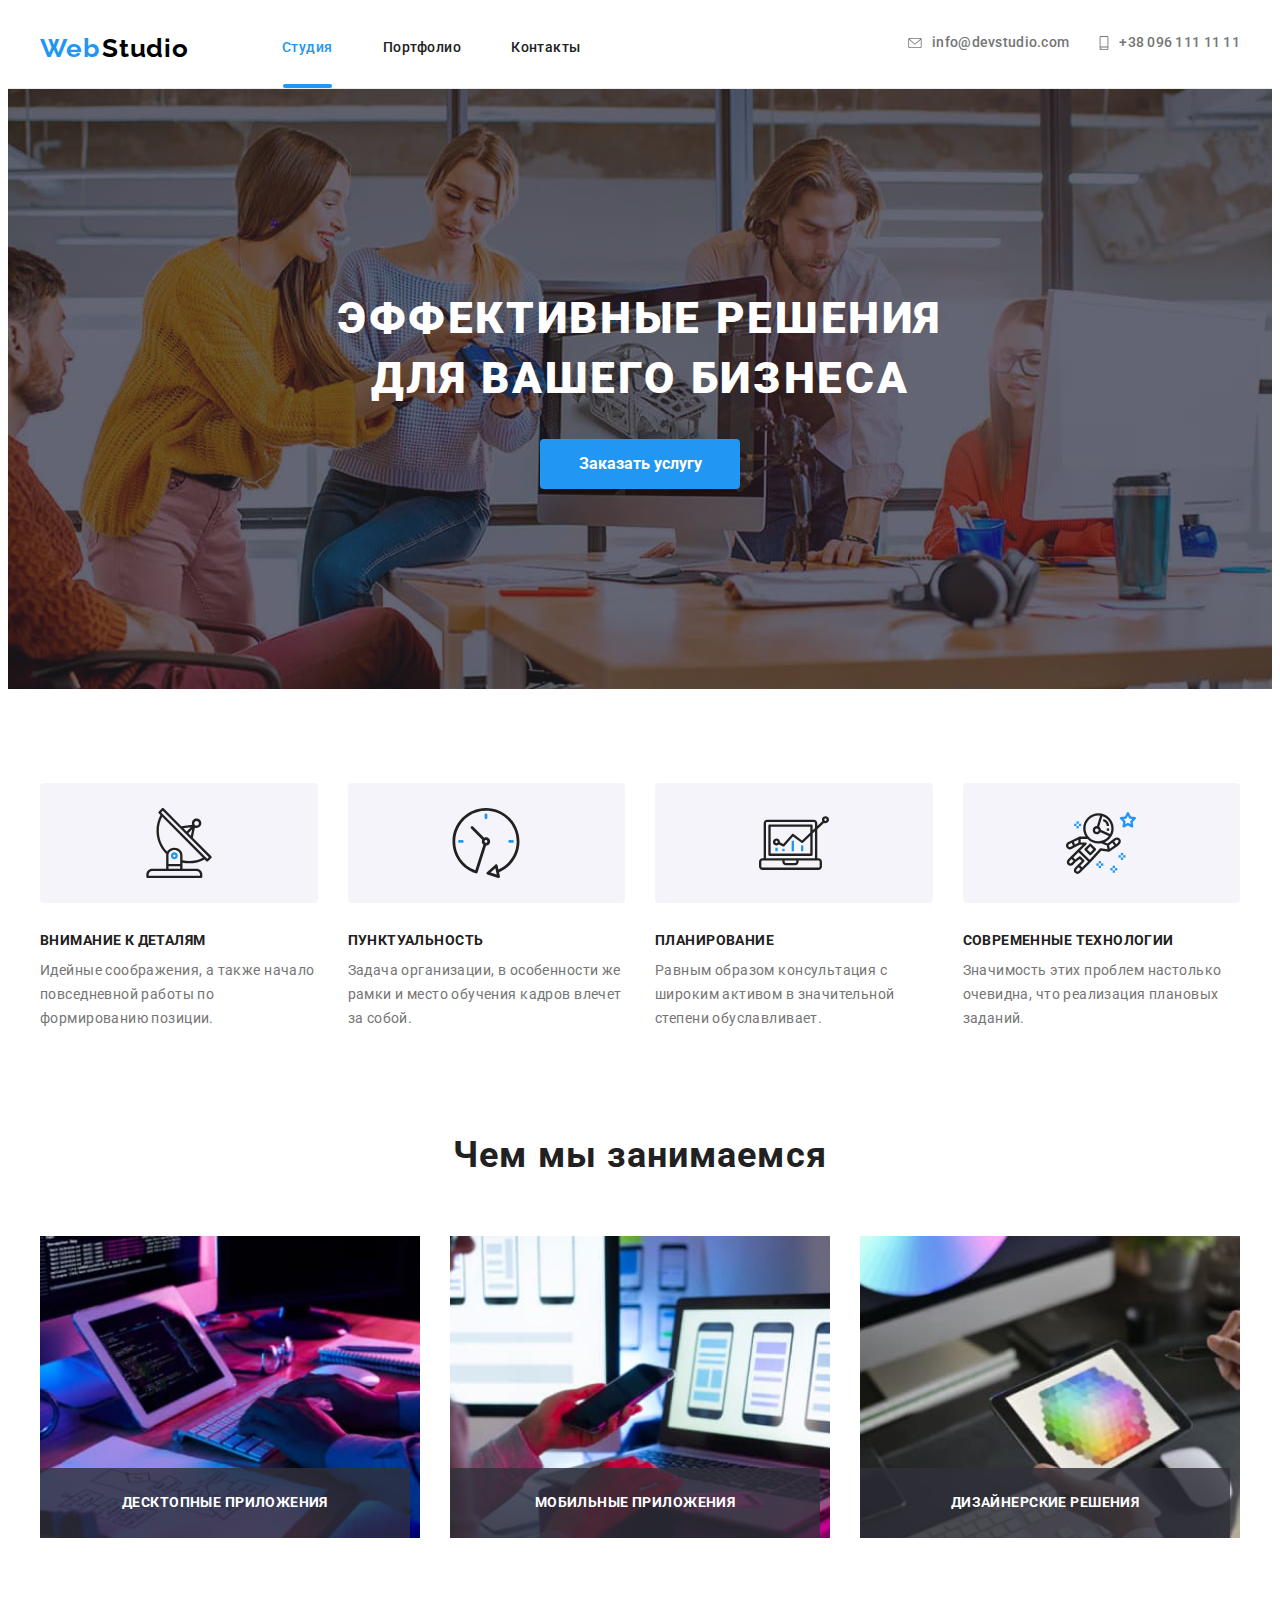
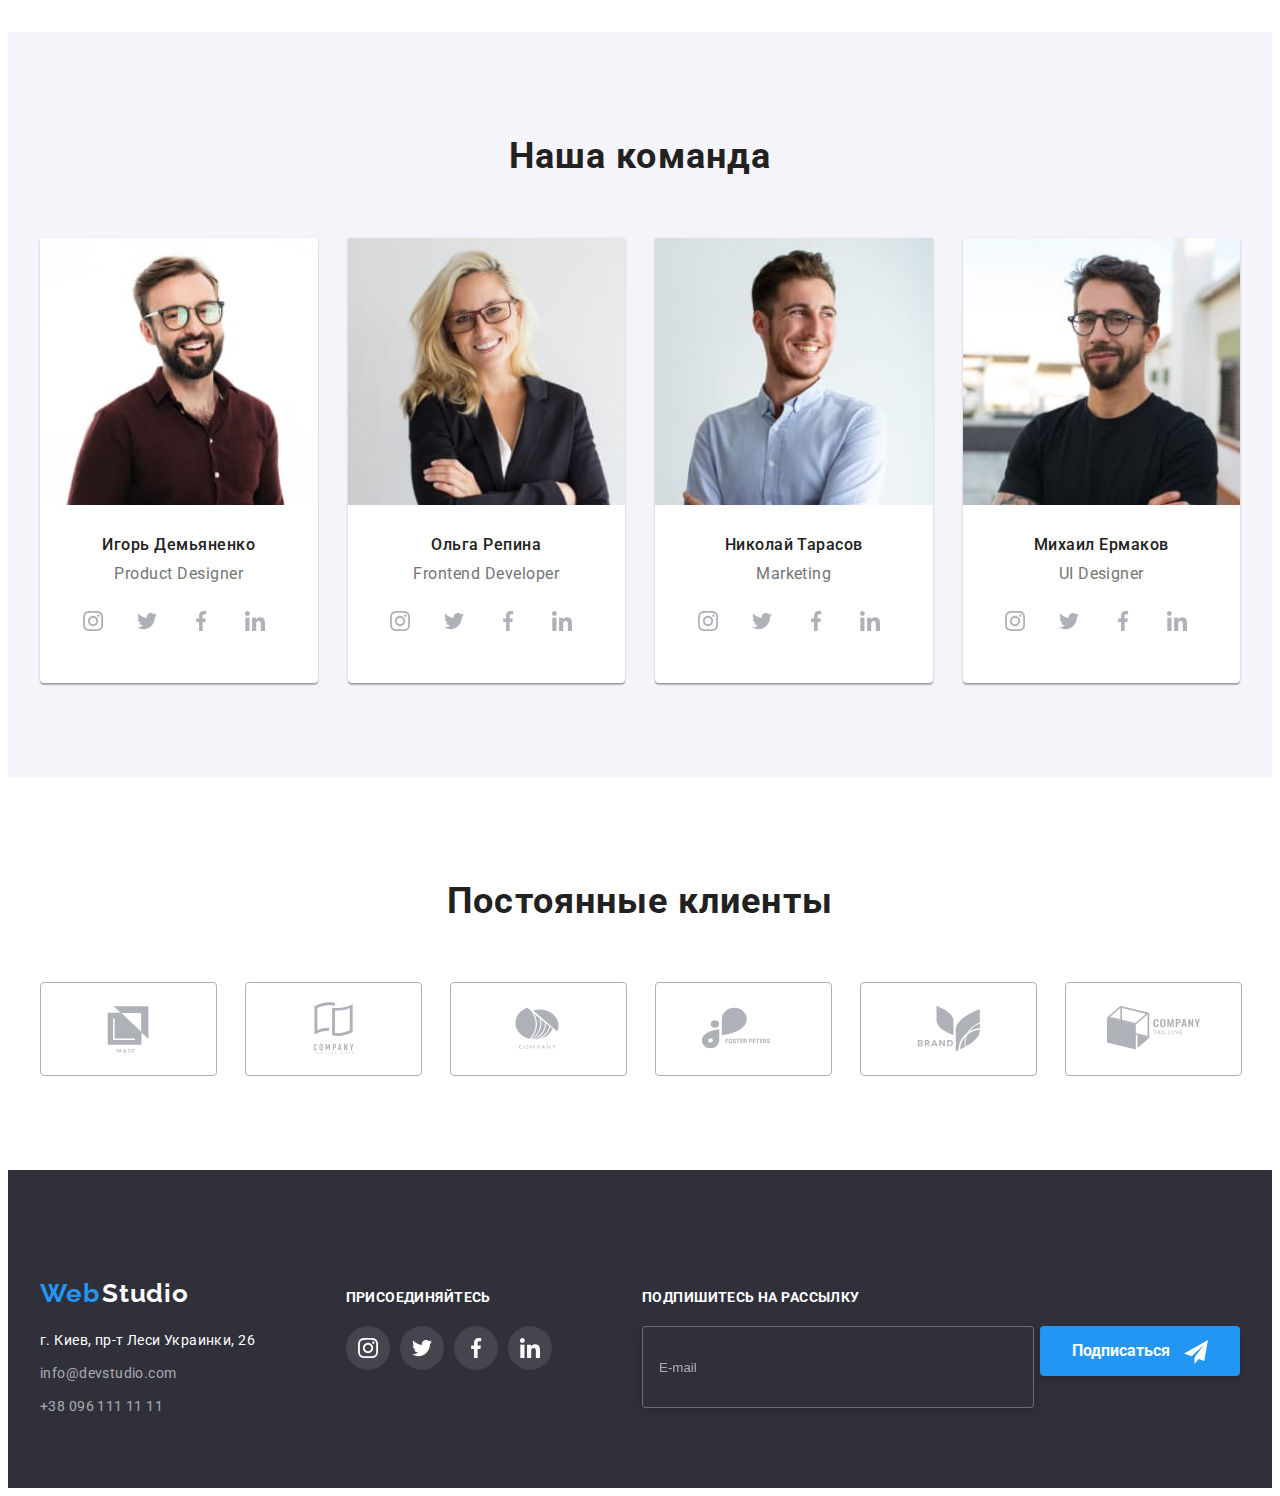
<file: index.html>
<!DOCTYPE html>
<html lang="ru">
  <head>
    <meta charset="UTF-8" />
    <meta http-equiv="X-UA-Compatible" content="IE=edge" />
    <meta name="viewport" content="width=device-width, initial-scale=1.0" />
    <title>Студия</title>
    <link
      rel="stylesheet"
      href="https://cdnjs.cloudflare.com/ajax/libs/modern-normalize/1.0.0/modern-normalize.min.css"
      integrity="sha512-ISS7cAi1PEhQ8jnbJpJZMd29NlhNj4AWYyLOSp2CE/CsHxTCu+r+t0D2yoJudVrd0/8fTVPUVDzY5Tvli75u/g=="
      crossorigin="anonymous"
    />
    <link rel="preconnect" href="https://fonts.gstatic.com" />

    <link
      rel="stylesheet"
      href="https://fonts.googleapis.com/css2?family=Raleway:wght@700&family=Roboto:wght@400;500;700;900&display=swap"
    />
    <!-- <link rel="stylesheet" href="./sass/main.css" /> -->
    <link rel="stylesheet" href="./css/main.min.css" />
  </head>

  <body>
    <!--Шапка профиля-->
     <header class="header">
        <div class="container main-container">
            <nav class="header__nav flex">
                <a href="./index.html" class="logo" lang="en">Web
                    <span class="logo-secondpart-header">Studio</span>
                </a>
                <ul class="site-nav list">
                    <li class="site-nav__item item-studio">
                        <a href="./index.html" class="site-nav__link link current">Студия</a>
                    </li>
                    <li class="site-nav__item">
                        <a href="./portfolio.html" class="site-nav__link link">Портфолио</a>
                    </li>
                    <li class="site-nav__item">
                        <a href="" class="site-nav__link link">Контакты</a>
                    </li>
                </ul>
            </nav>
            
            <button type="button" class="header__mobile-menu-btn" data-menu-button >
              <svg class="header__mobile-menu-icon">
                <use href="./images/icons.svg#icon-menu-40px"></use>
              </svg>
            </button>


            <ul class="contacts-nav list">
                <li class="contacts-nav__item">
                   <a href="mailto:info@devstudio.com" class="contacts-nav__link link">
                        <svg  class="contacts-nav__icon icon-email" >
                          <use href="./images/icons.svg#icon-envelope">
                          </use> 
                       </svg>info@devstudio.com
                   </a>
                </li>
                <li class="contacts-nav__item">
                    <a href="tel:+380961111111" class="contacts-nav__link link">
                        <svg class="contacts-nav__icon icon-tel">
                            <use href="./images/icons.svg#icon-smartphone">
                            </use>
                        </svg>+38 096 111 11 11
                    </a>
                </li>
            </ul>
        </div>

        <div class="mobile-menu" data-menu>
          <div class="container mobile-menu__container">

            <button type="button" class="mobile-menu__close-btn" data-menu-close>
              <svg class="mobile-menu__close-icon">
                <use href="./images/icons.svg#icon-close-40px"></use>
              </svg>
            </button>

            <ul class="mobile-menu__nav  list">
              <li class="mobile-menu__item">
                  <a href="" class="mobile-menu__link link current" >Студия</a>
              </li>
              <li class="mobile-menu__item">
                <a href="./portfolio.html" class="mobile-menu__link link">Портфолио</a>
              </li>
              <li class="mobile-menu__item">
                <a href="" class="mobile-menu__link link">Контакты</a>
              </li>
            </ul>

            <ul class="mobile-menu__contacts-list list">
              <li class="mmcontacts-list__item">
                <a href="tel:+380961111111" class="mmcontacts-list__link link">
                  +38 096 111 11 11
                </a>
              </li>
              <li class="mmcontacts-list__item">
                <a href="mailto:info@devstudio.com" class="mmcontacts-list__link link">
                info@devstudio.com
                </a>
              </li>
            </ul>

              <ul class="mobile-menu__social-list list">
                <li class="mmsocial-list__item">
                  <a href=" " class="mmsocial-list__link link">
                    Instagram
                  </a>
                </li>
                <li class="mmsocial-list__item">
                  <a href=" " class="mmsocial-list__link link">
                    Twitter
                  </a>
                </li>
                <li class="mmsocial-list__item">
                  <a href=" " class="mmsocial-list__link link">
                    Facebook
                  </a>
                </li>
                <li class="mmsocial-list__item">
                  <a href=" " class="mmsocial-list__link link">
                    LinkedIn
                  </a>
                </li>
                
              </ul>


          </div>
        </div>
    </header>

    <main> 

    <!--Секция Hero-->

    <section class="hero">
            
            <div class="container">
                <h1 class="hero__title">Эффективные решения </br>для вашего бизнеса</h1>
                <button type="button" class="modal-btn" data-modal-open>Заказать услугу</button>
            
            </div>
        </section>
       

    <!--Секция Features-->
    <section class="features">
      <div class="container">
        <h2 class="visually-hidden">Секция2</h2>
        <ul class="features__list list">
          <li class="features__item">
            <div class="features__bg">
              <svg class="features__icon" width="70" height="70">
                <use href="./images/icons.svg#icon-antenna"></use>
              </svg>
            </div>
            <h3 class="features__subtitle">Внимание к деталям</h3>
            <p class="features__text">
              Идейные соображения, а также начало повседневной работы по
              формированию позиции.
            </p>
          </li>
          <li class="features__item">
            <div class="features__bg">
              <svg class="features__icon" width="70" height="70">
                <use href="./images/icons.svg#icon-clock"></use>
              </svg>
            </div>
            <h3 class="features__subtitle">Пунктуальность</h3>
            <p class="features__text">
              Задача организации, в особенности же рамки и место обучения кадров
              влечет за собой.
            </p>
          </li>
          <li class="features__item">
            <div class="features__bg">
              <svg class="features__icon" width="70" height="70">
                <use href="./images/icons.svg#icon-diagram"></use>
              </svg>
            </div>
            <h3 class="features__subtitle">Планирование</h3>
            <p class="features__text">
              Равным образом консультация с широким активом в значительной
              степени обуславливает.
            </p>
          </li>
          <li class="features__item">
            <div class="features__bg">
              <svg class="features__icon" width="70" height="70">
                <use href="./images/icons.svg#icon-astronaut"></use>
              </svg>
            </div>
            <h3 class="features__subtitle">Современные технологии</h3>
            <p class="features__text">
              Значимость этих проблем настолько очевидна, что реализация
              плановых заданий.
            </p>
          </li>
        </ul>
      </div>
    </section>

    <!--Чем мы занимаемся WORK-->
    <section class="section work">
      <div class="container">
        <h2 class="section-title">Чем мы занимаемся</h2>
        <ul class="work__list list">
          <li class="work__item">
            
            <img srcset="./images/about/desktop-370.jpg  1x,
                         ./images/about/desktop-740.jpg  2x"
              src="./images/about/desktop-370.jpg" 
              alt="Десктопная версия" />
            <div class="work__img-subtitle">
              <p>Десктопные приложения</p>
            </div>
          </li>
          <li class="work__item">
            
            <img srcset="./images/about/mobile-370.jpg  1x,
                         ./images/about/mobile-740.jpg  2x" 
              src="./images/about/mobile-370.jpg"
              alt="Мобильная версия" />
            <div class="work__img-subtitle">
              <p>Мобильные приложения</p>
            </div>
          </li>
          <li class="work__item">
           
            <img srcset="./images/about/tablet-370.jpg  1x,
                         ./images/about/tablet-740.jpg  2x" 
                         src="./images/about/tablet-370.jpg"
              alt="Планшетная версия" />
            <div class="work__img-subtitle">
              <p>Дизайнерские решения</p>
            </div>
          </li>
        </ul>
      </div>
    </section>

    <!--Наша команда TEAM-->

    <section class="section team">
      <div class="container">
        <h2 class="section-title">Наша команда</h2>
        <ul class="team__list list">
          <li class="team__item">
            <!-- <img src="./images/team/img1.jpg" alt="Игорь Демьяненко" width="270" height="260"> -->
            <img
              srcset="
                
                ./images/team/pd-270.jpg 270w,
                ./images/team/pd-354.jpg 354w,
                ./images/team/pd-450.jpg 450w,
                ./images/team/pd-540.jpg 540w,
                ./images/team/pd-708.jpg 708w,
                ./images/team/pd-900.jpg 900w
              "
              sizes="(min-width: 1200px) 270px, (min-width: 768px) 354px, (min-width: 480px) 450px, 290px "
              src="./images/team/pd-270.jpg"
              alt="team-member"
            />

            <div class="team__sub-img">
              <h3 class="team__subtitle">Игорь Демьяненко</h3>
              <p class="team__text" lang="en">Product Designer</p>
              <ul class="social-list list">
                <li class="social-list__item">
                  <a href="" class="social-list__link link">
                    <svg class="social-list__icon">
                      <use href="./images/icons.svg#icon-instagram"></use>
                    </svg>
                  </a>
                </li>
                <li class="social-list__item">
                  <a href="" class="social-list__link link">
                    <svg class="social-list__icon">
                      <use href="./images/icons.svg#icon-twitter"></use>
                    </svg>
                  </a>
                </li>
                <li class="social-list__item">
                  <a href="" class="social-list__link link">
                    <svg class="social-list__icon">
                      <use href="./images/icons.svg#icon-facebook"></use>
                    </svg>
                  </a>
                </li>
                <li class="social-list__item">
                  <a href="" class="social-list__link link">
                    <svg class="social-list__icon">
                      <use href="./images/icons.svg#icon-linkedin"></use>
                    </svg>
                  </a>
                </li>
              </ul>
            </div>
          </li>
          <li class="team__item">
            <!-- <img src="./images/team/img2.jpg" alt="Ольга Репина" width="270" height="260"> -->
            <img
              srcset="
                
                ./images/team/fd-270.jpg 270w,
                ./images/team/fd-354.jpg 354w,
                ./images/team/fd-450.jpg 450w,
                ./images/team/fd-540.jpg 540w,
                ./images/team/fd-708.jpg 708w,
                ./images/team/fd-900.jpg 900w
              "
              sizes="(min-width: 1200px) 270px, (min-width: 768px) 354px, (min-width: 480px) 450px, 290px "
              src="./images/team/fd-270.jpg"
              alt="team-member"
            />

            <div class="team__sub-img">
              <h3 class="team__subtitle">Ольга Репина</h3>
              <p class="team__text" lang="en">Frontend Developer</p>
              <ul class="social-list list">
                <li class="social-list__item">
                  <a href="" class="social-list__link link">
                    <svg class="social-list__icon">
                      <use href="./images/icons.svg#icon-instagram"></use>
                    </svg>
                  </a>
                </li>
                <li class="social-list__item">
                  <a href="" class="social-list__link link">
                    <svg class="social-list__icon">
                      <use href="./images/icons.svg#icon-twitter"></use>
                    </svg>
                  </a>
                </li>
                <li class="social-list__item">
                  <a href="" class="social-list__link link">
                    <svg class="social-list__icon">
                      <use href="./images/icons.svg#icon-facebook"></use>
                    </svg>
                  </a>
                </li>
                <li class="social-list__item">
                  <a href="" class="social-list__link link">
                    <svg class="social-list__icon">
                      <use href="./images/icons.svg#icon-linkedin"></use>
                    </svg>
                  </a>
                </li>
              </ul>
            </div>
          </li>
          <li class="team__item">
            <!-- <img src="./images/team/img3.jpg" alt="Николай Тарасов" width="270" height="260"> -->
            <img
              srcset="
                
                ./images/team/m-270.jpg  270w,
                ./images/team/m-354.jpg  354w,
                ./images/team/m-450.jpg  450w,
                ./images/team/m-540.jpg  540w,
                ./images/team/m-708.jpg  708w,
                ./images/team/m-900.jpg  900w
              "
              sizes="(min-width: 1200px) 270px, (min-width: 768px) 354px, (min-width: 480px) 450px, 290px "
              src="./images/team/m-270.jpg"
              alt="team-member"
            />
            <div class="team__sub-img">
              <h3 class="team__subtitle">Николай Тарасов</h3>
              <p class="team__text" lang="en">Marketing</p>
              <ul class="social-list list">
                <li class="social-list__item">
                  <a href="" class="social-list__link link">
                    <svg class="social-list__icon">
                      <use href="./images/icons.svg#icon-instagram"></use>
                    </svg>
                  </a>
                </li>
                <li class="social-list__item">
                  <a href="" class="social-list__link link">
                    <svg class="social-list__icon">
                      <use href="./images/icons.svg#icon-twitter"></use>
                    </svg>
                  </a>
                </li>
                <li class="social-list__item">
                  <a href="" class="social-list__link link">
                    <svg class="social-list__icon">
                      <use href="./images/icons.svg#icon-facebook"></use>
                    </svg>
                  </a>
                </li>
                <li class="social-list__item">
                  <a href="" class="social-list__link link">
                    <svg class="social-list__icon">
                      <use href="./images/icons.svg#icon-linkedin"></use>
                    </svg>
                  </a>
                </li>
              </ul>
            </div>
          </li>
          <li class="team__item">
            <!-- <img src="./images/team/img4.jpg" alt="Михаил Ермаков" width="270" height="260"> -->
            <img
              srcset="
               
                ./images/team/ud-270.jpg 270w,
                ./images/team/ud-354.jpg 354w,
                ./images/team/ud-450.jpg 450w,
                ./images/team/ud-540.jpg 540w,
                ./images/team/ud-708.jpg 708w,
                ./images/team/ud-900.jpg 900w
              "
              sizes="(min-width: 1200px) 270px, (min-width: 768px) 354px, (min-width: 480px) 450px, 290px "
              src="./images/team/ud-270.jpg"
              alt="team-member"
            />
            <div class="team__sub-img">
              <h3 class="team__subtitle">Михаил Ермаков</h3>
              <p class="team__text" lang="en">UI Designer</p>
              <ul class="social-list list">
                <li class="social-list__item">
                  <a href="" class="social-list__link link">
                    <svg class="social-list__icon">
                      <use href="./images/icons.svg#icon-instagram"></use>
                    </svg>
                  </a>
                </li>
                <li class="social-list__item">
                  <a href="" class="social-list__link link">
                    <svg class="social-list__icon">
                      <use href="./images/icons.svg#icon-twitter"></use>
                    </svg>
                  </a>
                </li>
                <li class="social-list__item">
                  <a href="" class="social-list__link link">
                    <svg class="social-list__icon">
                      <use href="./images/icons.svg#icon-facebook"></use>
                    </svg>
                  </a>
                </li>
                <li class="social-list__item">
                  <a href="" class="social-list__link link">
                    <svg class="social-list__icon">
                      <use href="./images/icons.svg#icon-linkedin"></use>
                    </svg>
                  </a>
                </li>
              </ul>
            </div>
          </li>
        </ul>
      </div>
    </section>

    <!-- Секция Постоянные клиенты -->
     <section class="clients">
        <div class="container">
            <h2 class="section-title">Постоянные клиенты</h2>
            <ul class="clients__list list">
                <li class="clients__item">
                    <a href="" class="clients__link link">
                        <svg class="clients__icon" width="106" height="60" >
                            <use href="./images/icons.svg#icon-logo"></use>
                        </svg>
                    </a>
                </li>
                <li class="clients__item">
                    <a href="" class="clients__link link">
                        <svg class="clients__icon" width="106" height="60">
                            <use href="./images/icons.svg#icon-logo1"></use>
                        </svg>
                    </a>
                </li>
                <li class="clients__item">
                    <a href="" class="clients__link link">
                        <svg class="clients__icon" width="106" height="60">
                            <use href="./images/icons.svg#icon-logo2"></use>
                        </svg>
                    </a>
                </li>
                <li class="clients__item">
                    <a href="" class="clients__link link">
                        <svg class="clients__icon" width="106" height="60">
                            <use href="./images/icons.svg#icon-logo3"></use>
                        </svg>
                    </a>
                </li>
                <li class="clients__item">
                    <a href="" class="clients__link link">
                        <svg class="clients__icon" width="106" height="60">
                            <use href="./images/icons.svg#icon-logo4"></use>
                        </svg>
                    </a>
                </li>
                <li class="clients__item">
                    <a href="" class="clients__link link">
                        <svg class="clients__icon" width="106" height="60">
                            <use href="./images/icons.svg#icon-logo5"></use>
                        </svg>
                    </a>
                </li>
            </ul>

        </div>

    </section> 

    </main>

    <!-- Футер -->

     <footer class="footer">
       
        <div class="container ">
            
            <div class="part-adress">
              <a href="./index.html" class="logo" lang="en">Web
                  <span class="logo-secondpart-footer">Studio</span>
                </a>
              <address class="footer__adress">
                г. Киев, пр-т Леси Украинки, 26
                <ul class="footer__list list">
                    <li class="footer__item item-margin-zero"><a href="mailto:info@devstudio.com"
                            class="footer__link">info@devstudio.com</a></li>
                    <li class="footer__item"><a href="tel:+380961111111" class="footer__link">+38 096 111 11 11</a></li>

                </ul>
              </address>
            </div>
            
            <div class="footer__part-social-list">
              <p class="footer__text">
                 присоединяйтесь
              </p>
              <ul class="footer__social-list list">
                <li class="footer__social-item">
                    <a href="" class="footer__social-link link">
                        <svg class="footer__social-icon">
                            <use href="./images/icons.svg#icon-instagram"></use>
                        </svg>
                    </a>
                </li>
                <li class="footer__social-item">
                    <a href="" class="footer__social-link link ">
                        <svg class="footer__social-icon">
                            <use href="./images/icons.svg#icon-twitter"></use>
                        </svg>
                    </a>
                </li>
                <li class="footer__social-item">
                    <a href="" class="footer__social-link link">
                        <svg class="footer__social-icon">
                            <use href="./images/icons.svg#icon-facebook"></use>
                        </svg>
                    </a>
                </li>
                <li class="footer__social-item">
                    <a href="" class="footer__social-link link">
                        <svg class="footer__social-icon">
                            <use href="./images/icons.svg#icon-linkedin"></use>
                        </svg>
                    </a>
                </li>
              </ul>
            </div>

            
              <div class="footer__subscribe"> 
                 <p class="footer__text">Подпишитесь на рассылку</p>
                 <form class="mailing-form">
                

                <input class="mail-input" type="email" name="mail"  placeholder="E-mail"/>
                <button class="modal-btn" type="submit">Подписаться
                    <svg class="icon-send">
                        <use href="./images/icons.svg#icon-icon-send"></use>
                    </svg>
                </button>
                </form>
             </div> 


        </div>
    </footer> 

    <!-- modal window -->
    <div class="backdrop is-hidden" data-modal>
        <div class="modal">
            <button type="button" class="modal-close-btn" data-modal-close> 
                 <svg class="modal-icon">
                    <use href="./images/icons.svg#icon-vector">
                    </use>
                </svg> 
            </button> 

            <form action="#" class="modal-form js-speaker-form" method="GET">
              <p>Оставьте свои данные, мы вам перезвоним</p>   
            
              
                 <label class="modal-label-field">
                     Имя
                   <span class="modal-form-input-wrapper">
                   <input class="modal-form-input" type="text" name="name" placeholder=" " required minlength="2" />
                     <svg class="modal-icon-name">
                       <use href="./images/icons.svg#icon-person-black"></use> 
                     </svg>
                     </span>
                </label>
            
            
                  
                <label class="modal-label-field">
                   Телефон
                <span class="modal-form-input-wrapper">
                <input class="modal-form-input" type="tel" 
                       name="tel" placeholder=" " 
                       required pattern="[0-9]{3}-[0-9]{3}-[0-9]{2}-[0-9]{2}" 
                       title="096-111-11-11"/>
                    <svg class="modal-icon-name">
                        <use href="./images/icons.svg#icon-phone-black"></use>
                    </svg>
                    </span>
                </label>
            

                 <label class="modal-label-field">
                      Почта
                    <span class="modal-form-input-wrapper">
                    <input class="modal-form-input" type="email" 
                    name="mail" placeholder=" " required/>
                    <svg class="modal-icon-name">
                        <use href="./images/icons.svg#icon-email-black"></use>
                    </svg>
                    </span>
                    </label>

            <label class="modal-label-field">
                Комментарий
            <textarea class="modal-form-textarea" name="comment" 
            cols="30" rows="10" placeholder="Введите текст"></textarea>
            </label>

            
            
            <label class="modal-label-field-policy" >
                <input class="modal-form-policy visually-hidden" type="checkbox" name="policy" required  />
                <svg class="icon-policy">
                    <use href="./images/icons.svg#icon-black-box"></use>
                </svg>
                <span>Соглашаюсь с рассылкой и принимаю </span>
                <a href="" class="modal-link-policy">Условия договора</a>
            </label>
            
        
            <button  type="submit" class="modal-btn">Отправить</button>
            </form>


        </div>
    </div>
    

  <script> 
    (() => {
            document.querySelector('.js-speaker-form').addEventListener('submit', e => {
                e.preventDefault();

                new FormData(e.currentTarget).forEach((value, name) =>
                    console.log(`${name}: ${value}`),
                );
            });
        })();
</script> 

<script src="./js/menu.js"></script>
<script src="./js/modal.js"></script> 

  </body>
</html>
</file>
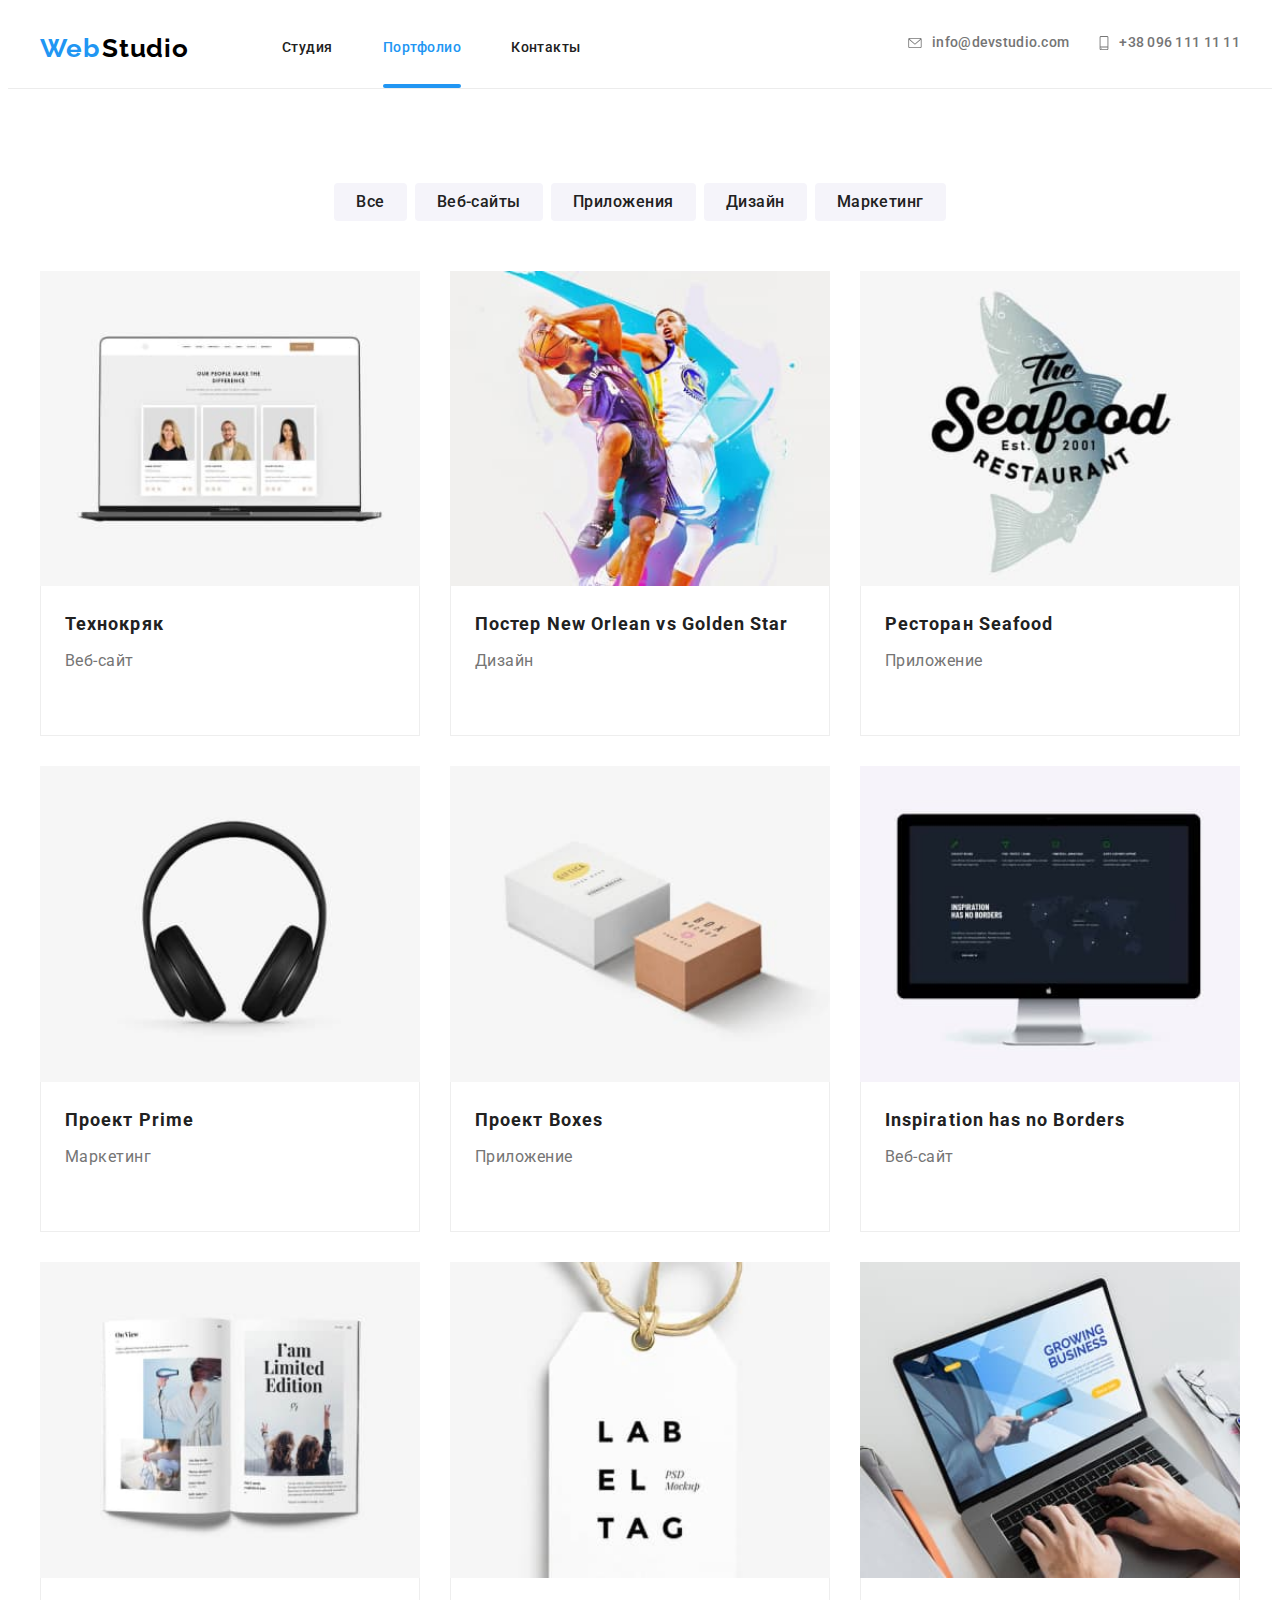
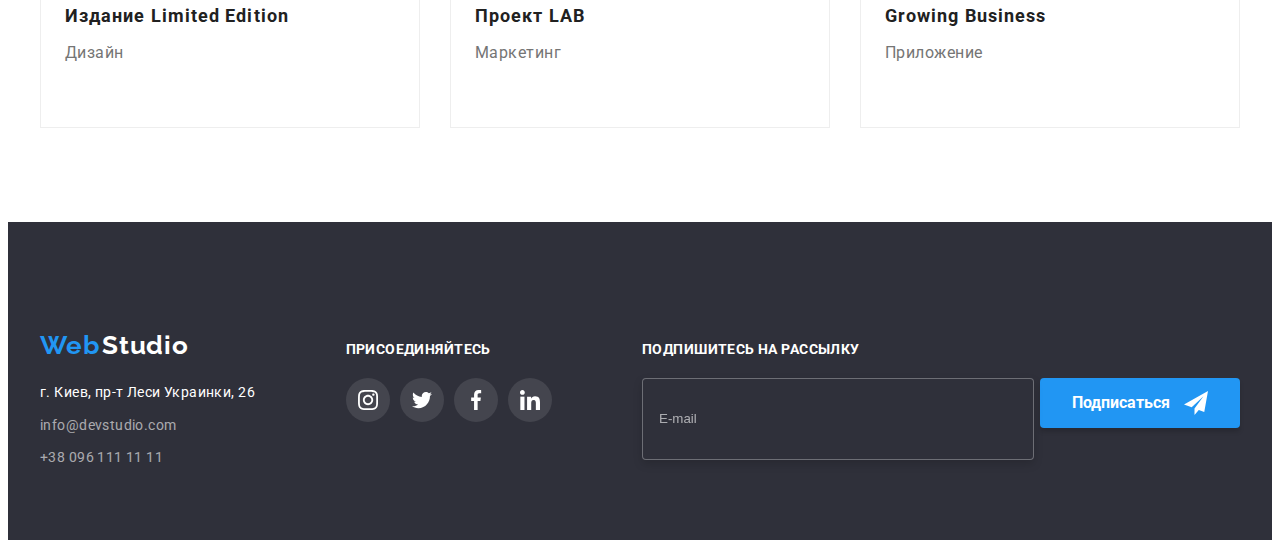
<file: portfolio.html>
<!DOCTYPE html>
<html lang="ru">

<head>
    <meta charset="UTF-8">
    <meta http-equiv="X-UA-Compatible" content="IE=edge">
    <meta name="viewport" content="width=device-width, initial-scale=1.0">
    <title>Портфолио</title>
    <link rel="stylesheet" href="https://cdnjs.cloudflare.com/ajax/libs/modern-normalize/1.0.0/modern-normalize.min.css"
        integrity="sha512-ISS7cAi1PEhQ8jnbJpJZMd29NlhNj4AWYyLOSp2CE/CsHxTCu+r+t0D2yoJudVrd0/8fTVPUVDzY5Tvli75u/g=="
        crossorigin="anonymous" />
    <link rel="preconnect" href="https://fonts.gstatic.com">
    <link rel="stylesheet"
        href="https://fonts.googleapis.com/css2?family=Raleway:wght@700&family=Roboto:wght@400;500;700;900&display=swap">
  
    <!-- <link rel="stylesheet" href="./sass/main.css" /> -->
    <link rel="stylesheet" href="./css/main.min.css">
</head>

<body>
    
    <!--Шапка профиля-->
<header class="header">
    <div class="container main-container">
        <nav class="header__nav flex">
            <a href="./index.html" class="logo" lang="en">Web
                <span class="logo-secondpart-header">Studio</span>
            </a>
            <ul class="site-nav list">
                <li class="site-nav__item ">
                    <a href="./index.html" class="site-nav__link link ">Студия</a>
                </li>
                <li class="site-nav__item item-portfolio">
                    <a href="./portfolio.html" class="site-nav__link link current">Портфолио</a>
                </li>
                <li class="site-nav__item">
                    <a href="" class="site-nav__link link">Контакты</a>
                </li>
            </ul>
        </nav>

        <button type="button" class="header__mobile-menu-btn" data-menu-button>
            <svg class="header__mobile-menu-icon">
                <use href="./images/icons.svg#icon-menu-40px"></use>
            </svg>
        </button>


        <ul class="contacts-nav list">
            <li class="contacts-nav__item">
                <a href="mailto:info@devstudio.com" class="contacts-nav__link link">
                    <svg class="contacts-nav__icon icon-email">
                        <use href="./images/icons.svg#icon-envelope">
                        </use>
                    </svg>info@devstudio.com
                </a>
            </li>
            <li class="contacts-nav__item">
                <a href="tel:+380961111111" class="contacts-nav__link link">
                    <svg class="contacts-nav__icon icon-tel">
                        <use href="./images/icons.svg#icon-smartphone">
                        </use>
                    </svg>+38 096 111 11 11
                </a>
            </li>
        </ul>
    </div>

    <div class="mobile-menu" data-menu>
        <div class="container mobile-menu__container">

            <button type="button" class="mobile-menu__close-btn" data-menu-close>
                <svg class="mobile-menu__close-icon">
                    <use href="./images/icons.svg#icon-close-40px"></use>
                </svg>
            </button>

            <ul class="mobile-menu__nav  list">
                <li class="mobile-menu__item">
                    <a href="./index.html" class="mobile-menu__link link ">Студия</a>
                </li>
                <li class="mobile-menu__item">
                    <a href="./portfolio.html" class="mobile-menu__link link current ">Портфолио</a>
                </li>
                <li class="mobile-menu__item">
                    <a href="" class="mobile-menu__link link">Контакты</a>
                </li>
            </ul>

            <ul class="mobile-menu__contacts-list list">
                <li class="mmcontacts-list__item">
                    <a href="tel:+380961111111" class="mmcontacts-list__link link">
                        +38 096 111 11 11
                    </a>
                </li>
                <li class="mmcontacts-list__item">
                    <a href="mailto:info@devstudio.com" class="mmcontacts-list__link link">
                        info@devstudio.com
                    </a>
                </li>
            </ul>

            <ul class="mobile-menu__social-list list">
                <li class="mmsocial-list__item">
                    <a href=" " class="mmsocial-list__link link">
                        Instagram
                    </a>
                </li>
                <li class="mmsocial-list__item">
                    <a href=" " class="mmsocial-list__link link">
                        Twitter
                    </a>
                </li>
                <li class="mmsocial-list__item">
                    <a href=" " class="mmsocial-list__link link">
                        Facebook
                    </a>
                </li>
                <li class="mmsocial-list__item">
                    <a href=" " class="mmsocial-list__link link">
                        LinkedIn
                    </a>
                </li>

            </ul>


        </div>
    </div>
</header>
    <main>
        <!--Секция FILTER-->
         <section class=" section filter"> 
            <div class="container">
                <ul class="filter__list list">
                    <li class="filter__item">
                        <button type="button" class="filter__btn">Все</button>
                    </li>
                    <li class="filter__item">
                        <button type="button" class="filter__btn">Веб-сайты</button>
                    </li>
                    <li class="filter__item">
                        <button type="button" class="filter__btn">Приложения</button>
                    </li>
                    <li class="filter__item">
                        <button type="button" class="filter__btn">Дизайн</button>
                    </li>
                    <li class="filter__item">
                        <button type="button" class="filter__btn">Маркетинг</button>
                    </li>
                </ul>
                <!-- PORTFOLIO-->
    
                 <ul class="portfolio list"> 
                    <li class="portfolio__item">
                        <a href="" class="portfolio__link link">
                            <div class="portfolio__img-overlay">
                                <!-- <img src="./images/projects/img1.jpg" 
                                alt="Веб-сайт Технокряк" 
                                width="370"> -->
                                <img class="portfolio__img" 
                                              srcset="
                                                ./images/projects/img1-354.jpg 354w,
                                                ./images/projects/img1-370.jpg 370w,
                                                ./images/projects/img1-450.jpg 450w,
                                                ./images/projects/img1-708.jpg 708w,
                                                ./images/projects/img1-740.jpg 740w,
                                                ./images/projects/img1-900.jpg 900w
                                              " sizes="(min-width: 1200px) 354px, 
                                              (min-width: 768px) 370px, 
                                              (min-width: 480px) 450px, 290px "
                                    src="./images/projects/img1-354.jpg" 
                                    alt="Веб-сайт Технокряк" />

                                <p class="portfolio__wrapper">Технокряк это современная площадка распространения
                                    коронавируса. Компании используют эту платформу для цифрового
                                    шпионажа и атак на защищённые сервера конкурентов.</p>
                            </div>
                            <div class="portfolio__subtitle">
                                <h2 class="portfolio__title">Технокряк</h2>
                                <p class="portfolio__text">Веб-сайт</p>
                            </div>
                        </a>
                    </li>
                    <li class="portfolio__item">
                        <a href="" class="portfolio__link link">
                            <div class="portfolio__img-overlay">
                                <!-- <img class="border__img" src="./images/projects/img2.jpg"
                                    alt="Дизайн постера New Orlean vs Golden Star" width="370"> -->
                                
                                <img class="portfolio__img"
                                               srcset="
                                                ./images/projects/img2-354.jpg 354w,
                                                ./images/projects/img2-370.jpg 370w,
                                                ./images/projects/img2-450.jpg 450w,
                                                ./images/projects/img2-708.jpg 708w,
                                                ./images/projects/img2-740.jpg 740w,
                                                ./images/projects/img2-900.jpg 900w
                                              " sizes="(min-width: 1200px) 354px, 
                                              (min-width: 768px) 370px, 
                                              (min-width: 480px) 450px, 290px "
                                    src="./images/projects/img2-354.jpg" 
                                    alt="Дизайн постера New Orlean vs Golden Star" />
                                    <p class="portfolio__wrapper">Lorem ipsum, dolor sit amet consectetur adipisicing elit.
                                    Aperiam deserunt mollitia ipsam natus necessitatibus veritatis eaque culpa, omnis
                                    delectus accusantium?</p>
                            </div>
                            <div class="portfolio__subtitle">
                                <h2 class="portfolio__title">Постер New Orlean vs Golden Star</h2>
                                <p class="portfolio__text">Дизайн</p>
                            </div>
                        </a>
                    </li>
                    <li class="portfolio__item">
                        <a href="" class="portfolio__link link">
                            <div class="portfolio__img-overlay">
                                <!-- <img class="border__img" src="./images/projects/img3.jpg"
                                    alt="Приложение для Ресторана Seafood" width="370"> -->
                                    <img class="portfolio__img" srcset="
                                                ./images/projects/img3-354.jpg 354w,
                                                ./images/projects/img3-370.jpg 370w,
                                                ./images/projects/img3-450.jpg 450w,
                                                ./images/projects/img3-708.jpg 708w,
                                                ./images/projects/img3-740.jpg 740w,
                                                ./images/projects/img3-900.jpg 900w
                                              " sizes="(min-width: 1200px) 354px, 
                                              (min-width: 768px) 370px, 
                                              (min-width: 480px) 450px, 290px " src="./images/projects/img3-354.jpg"
                                   alt="Приложение для Ресторана Seafood" />
                                    <p class="portfolio__wrapper"> Lorem ipsum, dolor sit amet consectetur adipisicing elit.
                                    Aperiam deserunt mollitia ipsam natus necessitatibus
                                    veritatis eaque culpa, omnis delectus accusantium?</p>
                            </div>
                            <div class="portfolio__subtitle">
                                <h2 class="portfolio__title">Ресторан Seafood</h2>
                                <p class="portfolio__text">Приложение</p>
                            </div>
                        </a>
                    </li>
                    <li class="portfolio__item">
                        <a href="" class="portfolio__link link">
                            <div class="portfolio__img-overlay">
                                <!-- <img class="border__img" src="./images/projects/img4.jpg" 
                                    alt="Маркетинг для Проекта Prime"
                                    width="370"> -->
                                    <img class="portfolio__img" srcset="
                                                ./images/projects/img4-354.jpg 354w,
                                                ./images/projects/img4-370.jpg 370w,
                                                ./images/projects/img4-450.jpg 450w,
                                                ./images/projects/img4-708.jpg 708w,
                                                ./images/projects/img4-740.jpg 740w,
                                                ./images/projects/img4-900.jpg 900w
                                              " sizes="(min-width: 1200px) 354px, 
                                              (min-width: 768px) 370px, 
                                              (min-width: 480px) 450px, 290px " src="./images/projects/img4-354.jpg"
                                      alt="Маркетинг для Проекта Prime" />
                                <p class="portfolio__wrapper">Lorem ipsum, dolor sit amet consectetur adipisicing elit.
                                    Aperiam deserunt mollitia ipsam natus necessitatibus
                                    veritatis eaque culpa, omnis delectus accusantium?</p>
                            </div>
                            <div class="portfolio__subtitle">
                                <h2 class="portfolio__title">Проект Prime</h2>
                                <p class="portfolio__text">Маркетинг</p>
                            </div>
                        </a>
                    </li>
                    <li class="portfolio__item">
                        <a href="" class="portfolio__link link">
                            <div class="portfolio__img-overlay">
                                <!-- <img class="border__img" src="./images/projects/img5.jpg" 
                                    alt="Приложение для Проекта Boxes"
                                    width="370"> -->
                                <img class="portfolio__img" srcset="
                                                ./images/projects/img5-354.jpg 354w,
                                                ./images/projects/img5-370.jpg 370w,
                                                ./images/projects/img5-450.jpg 450w,
                                                ./images/projects/img5-708.jpg 708w,
                                                ./images/projects/img5-740.jpg 740w,
                                                ./images/projects/img5-900.jpg 900w
                                              " sizes="(min-width: 1200px) 354px, 
                                              (min-width: 768px) 370px, 
                                              (min-width: 480px) 450px, 290px " src="./images/projects/img5-354.jpg"
                                 alt="Приложение для Проекта Boxes" />
                                
                                <p class="portfolio__wrapper">Lorem ipsum, dolor sit amet consectetur adipisicing elit.
                                    Aperiam deserunt mollitia ipsam natus necessitatibus
                                    veritatis eaque culpa, omnis delectus accusantium?</p>
                            </div>
                            <div class="portfolio__subtitle">
                                <h2 class="portfolio__title">Проект Boxes</h2>
                                <p class="portfolio__text">Приложение</p>
                            </div>
                        </a>
                    </li>
                    <li class="portfolio__item">
                        <a href="" class="portfolio__link link">
                            <div class="portfolio__img-overlay">
                                <!-- <img class="border__img" src="./images/projects/img6.jpg"
                                    alt="Веб-сайт для Inspiration has no Borders" width="370"> -->
                                <img class="portfolio__img" srcset="
                                                ./images/projects/img6-354.jpg 354w,
                                                ./images/projects/img6-370.jpg 370w,
                                                ./images/projects/img6-450.jpg 450w,
                                                ./images/projects/img6-708.jpg 708w,
                                                ./images/projects/img6-740.jpg 740w,
                                                ./images/projects/img6-900.jpg 900w
                                              " sizes="(min-width: 1200px) 354px, 
                                              (min-width: 768px) 370px, 
                                              (min-width: 480px) 450px, 290px " src="./images/projects/img6-354.jpg"
                                    alt="Веб-сайт для Inspiration has no Borders" />
                                    <p class="portfolio__wrapper">Lorem ipsum, dolor sit amet consectetur adipisicing elit.
                                    Aperiam deserunt mollitia ipsam natus necessitatibus
                                    veritatis eaque culpa, omnis delectus accusantium?</p>
                            </div>
                            <div class="portfolio__subtitle">
                                <h2 class="portfolio__title">Inspiration has no Borders</h2>
                                <p class="portfolio__text">Веб-сайт</p>
                            </div>
                        </a>
                    </li>
                    <li class="portfolio__item">
                        <a href="" class="portfolio__link link">
                            <div class="portfolio__img-overlay">
                                <!-- <img class="border__img" src="./images/projects/img7.jpg"
                                    alt="Дизайн для Издания Limited Edition" width="370"> -->
                               
                                    <img class="portfolio__img" srcset="
                                                ./images/projects/img7-354.jpg 354w,
                                                ./images/projects/img7-370.jpg 370w,
                                                ./images/projects/img7-450.jpg 450w,
                                                ./images/projects/img7-708.jpg 708w,
                                                ./images/projects/img7-740.jpg 740w,
                                                ./images/projects/img7-900.jpg 900w
                                              " sizes="(min-width: 1200px) 354px, 
                                              (min-width: 768px) 370px, 
                                              (min-width: 480px) 450px, 290px " src="./images/projects/img7-354.jpg"
                                    alt="Дизайн для Издания Limited Edition" />
                                    <p class="portfolio__wrapper">Lorem ipsum, dolor sit amet consectetur adipisicing elit.
                                    Aperiam deserunt mollitia ipsam natus necessitatibus
                                    veritatis eaque culpa, omnis delectus accusantium?</p>
                            </div>
                            <div class="portfolio__subtitle">
                                <h2 class="portfolio__title">Издание Limited Edition</h2>
                                <p class="portfolio__text">Дизайн</p>
                            </div>
                        </a>
                    </li>
                    <li class="portfolio__item">
                        <a href="" class="portfolio__link link">
                            <div class="portfolio__img-overlay">
                                <!-- <img class="border__img" src="./images/projects/img8.jpg" 
                                    alt="Маркетинг для Проекта LAB"
                                    width="370"> -->
                                    <img class="portfolio__img" srcset="
                                                ./images/projects/img8-354.jpg 354w,
                                                ./images/projects/img8-370.jpg 370w,
                                                ./images/projects/img8-450.jpg 450w,
                                                ./images/projects/img8-708.jpg 708w,
                                                ./images/projects/img8-740.jpg 740w,
                                                ./images/projects/img8-900.jpg 900w
                                              " sizes="(min-width: 1200px) 354px, 
                                              (min-width: 768px) 370px, 
                                              (min-width: 480px) 450px, 290px " src="./images/projects/img8-354.jpg"
                                    alt="Маркетинг для Проекта LAB" />
                                <p class="portfolio__wrapper">Lorem ipsum, dolor sit amet consectetur adipisicing elit.
                                    Aperiam deserunt mollitia ipsam natus necessitatibus
                                    veritatis eaque culpa, omnis delectus accusantium?</p>
                            </div>
                            <div class="portfolio__subtitle">
                                <h2 class="portfolio__title">Проект LAB</h2>
                                <p class="portfolio__text">Маркетинг</p>
                            </div>
                        </a>
                    </li>
                    <li class="portfolio__item">
                        <a href="" class="portfolio__link link">
                            <div class="portfolio__img-overlay">
                                <!-- <img class="border__img" src="./images/projects/img9.jpg"
                                    alt="Приложение для Growing Business" width="370"> -->
                                    <img class="portfolio__img" srcset="
                                                ./images/projects/img9-354.jpg 354w,
                                                ./images/projects/img9-370.jpg 370w,
                                                ./images/projects/img9-450.jpg 450w,
                                                ./images/projects/img9-708.jpg 708w,
                                                ./images/projects/img9-740.jpg 740w,
                                                ./images/projects/img9-900.jpg 900w
                                              " sizes="(min-width: 1200px) 354px, 
                                              (min-width: 768px) 370px, 
                                              (min-width: 480px) 450px, 290px " src="./images/projects/img9-354.jpg"
                                    alt="Приложение для Growing Business" />
                                    <p class="portfolio__wrapper">Lorem ipsum, dolor sit amet consectetur adipisicing elit.
                                    Aperiam deserunt mollitia ipsam natus necessitatibus
                                    veritatis eaque culpa, omnis delectus accusantium?</p>
                            </div>
                            <div class="portfolio__subtitle">
                                <h2 class="portfolio__title">Growing Business</h2>
                                <p class="portfolio__text">Приложение</p>
                            </div>
                        </a>
                    </li>
                </ul>
            </div>
        </section>
    
    </main>

    <footer class="footer">
    
        <div class="container ">
    
            <div class="part-adress">
                <a href="./index.html" class="logo" lang="en">Web
                    <span class="logo-secondpart-footer">Studio</span>
                </a>
                <address class="footer__adress">
                    г. Киев, пр-т Леси Украинки, 26
                    <ul class="footer__list list">
                        <li class="footer__item item-margin-zero"><a href="mailto:info@devstudio.com"
                                class="footer__link">info@devstudio.com</a></li>
                        <li class="footer__item"><a href="tel:+380961111111" class="footer__link">+38 096 111 11 11</a></li>
    
                    </ul>
                </address>
            </div>
    
            <div class="footer__part-social-list">
                <p class="footer__text">
                    присоединяйтесь
                </p>
                <ul class="footer__social-list list">
                    <li class="footer__social-item">
                        <a href="" class="footer__social-link link">
                            <svg class="footer__social-icon">
                                <use href="./images/icons.svg#icon-instagram"></use>
                            </svg>
                        </a>
                    </li>
                    <li class="footer__social-item">
                        <a href="" class="footer__social-link link ">
                            <svg class="footer__social-icon">
                                <use href="./images/icons.svg#icon-twitter"></use>
                            </svg>
                        </a>
                    </li>
                    <li class="footer__social-item">
                        <a href="" class="footer__social-link link">
                            <svg class="footer__social-icon">
                                <use href="./images/icons.svg#icon-facebook"></use>
                            </svg>
                        </a>
                    </li>
                    <li class="footer__social-item">
                        <a href="" class="footer__social-link link">
                            <svg class="footer__social-icon">
                                <use href="./images/icons.svg#icon-linkedin"></use>
                            </svg>
                        </a>
                    </li>
                </ul>
            </div>
    
    
            <div class="footer__subscribe">
                <p class="footer__text">Подпишитесь на рассылку</p>
                <form class="mailing-form">
    
    
                    <input class="mail-input" type="email" name="mail" placeholder="E-mail" />
                    <button class="modal-btn" type="submit">Подписаться
                        <svg class="icon-send">
                            <use href="./images/icons.svg#icon-icon-send"></use>
                        </svg>
                    </button>
                </form>
            </div>
    
    
        </div>
    </footer>
<script src="./js/menu.js"></script>
</body>

</html>
</file>
<file: sass/main.css>
@charset "UTF-8";
:root {
  --primary-text-color: #212121;
  --secondary-text-color: #757575;
  --accent-color: #2196f3;
  --primary-white-color: #ffffff;
  --primary-bg-color: #e5e5e5;
  --secondary-bg-color: #2f303a;
  --grey-bg-color: #f5f4fa;
  --transition-duration: 250ms;
  --transition-timing-function: cubic-bezier(0.4, 0, 0.2, 1);
}

/* основной цвет текста #212121*/
/* вторичный цвет текста #757575*/
/* белый цвет #FFFFFF*/
/* цвет акцент синий #2196F3 */
/* цвет футера контакты rgba(255, 255, 255, 0.6); */
/* основной белый цвет #FFFFFF*/
/* основной цвет фона #E5E5E5*/
/* вторичный серый цвет фона #2F303A*/
/* секция команда цвет фона #F5F4FA*/
/* transition: color 250ms cubic-bezier(0.4, 0, 0.2, 1); */
.visually-hidden {
  position: absolute !important;
  clip: rect(1px 1px 1px 1px);
  clip: rect(1px, 1px, 1px, 1px);
  padding: 0 !important;
  border: 0 !important;
  height: 1px !important;
  width: 1px !important;
  overflow: hidden;
}

h1,
h2,
h3,
h4,
h5,
h6,
p,
ul,
li {
  margin: 0;
  padding: 0;
}

.list {
  list-style: none;
}

img {
  display: block;
  width: 100%;
}

.link {
  text-decoration: none;
}

body {
  background-color: var(--primary-white-color);
  color: var(--secondary-text-color);
  font-family: Roboto, sans-serif;
  font-size: 16px;
  line-height: 1.19;
  letter-spacing: 0.03em;
}

.section {
  padding-top: 60px;
  padding-bottom: 60px;
}

.section-title {
  margin-top: 0;
  margin-bottom: 30px;
  text-align: center;
  color: var(--primary-text-color);
  font-weight: 700;
  font-size: 28px;
  line-height: 1.18;
  letter-spacing: 0.03em;
}

@media screen and (min-width: 1200px) {
  .section {
    padding-top: 94px;
    padding-bottom: 94px;
  }
  .section-title {
    font-weight: 700;
    font-size: 36px;
    line-height: 1.71;
    letter-spacing: 0.03em;
    margin-top: 0;
    margin-bottom: 50px;
  }
}

.container {
  width: 100%;
  padding-left: 15px;
  padding-right: 15px;
  margin-right: auto;
  margin-left: auto;
}

@media screen and (min-width: 480px) {
  .container {
    width: 480px;
  }
}

@media screen and (min-width: 768px) {
  .container {
    width: 768px;
  }
}

@media screen and (min-width: 1200px) {
  .container {
    width: 1200px;
  }
}

.modal-btn {
  display: inline-block;
  -webkit-box-pack: center;
      -ms-flex-pack: center;
          justify-content: center;
  -webkit-box-align: center;
      -ms-flex-align: center;
          align-items: center;
  margin: 0 auto;
  padding: 10px 32px;
  border: transparent;
  border-radius: 4px;
  -webkit-box-shadow: 0px 4px 4px rgba(0, 0, 0, 0.15);
          box-shadow: 0px 4px 4px rgba(0, 0, 0, 0.15);
  min-width: 200px;
  text-align: center;
  color: var(--primary-white-color);
  background-color: var(--accent-color);
  font-family: inherit;
  font-weight: 700;
  font-size: 16px;
  line-height: 1.88;
  cursor: pointer;
}

.social-list {
  display: -webkit-box;
  display: -ms-flexbox;
  display: flex;
  margin-top: 16px;
  -webkit-box-pack: center;
      -ms-flex-pack: center;
          justify-content: center;
}

.social-list__icon {
  width: 20px;
  height: 20px;
  fill: #afb1b8;
  -webkit-transition: fill var(--transition-duration) var(--transition-timing-function);
  transition: fill var(--transition-duration) var(--transition-timing-function);
}

.social-list__link:hover .social-list__icon,
.social-list__link:focus .social-list__icon {
  fill: var(--primary-white-color);
}

.social-list__link {
  display: -webkit-box;
  display: -ms-flexbox;
  display: flex;
  margin-right: 10px;
  margin-bottom: 10px;
  width: 44px;
  height: 44px;
  border-radius: 50%;
  -webkit-box-align: center;
      -ms-flex-align: center;
          align-items: center;
  -webkit-box-pack: center;
      -ms-flex-pack: center;
          justify-content: center;
  -webkit-transition: background-color var(--transition-duration) var(--transition-timing-function);
  transition: background-color var(--transition-duration) var(--transition-timing-function);
}

.social-list__link:hover, .social-list__link:focus {
  background-color: var(--accent-color);
}

.backdrop {
  position: fixed;
  top: 0;
  left: 0;
  width: 100%;
  height: 100%;
  background-color: rgba(0, 0, 0, 0.2);
  z-index: 100;
  -webkit-transition: opacity var(--transition-duration) var(--transition-timing-function), visibility var(--transition-duration) var(--transition-timing-function);
  transition: opacity var(--transition-duration) var(--transition-timing-function), visibility var(--transition-duration) var(--transition-timing-function);
}

.is-hidden {
  opacity: 0;
  visibility: hidden;
  pointer-events: none;
}

.modal {
  position: absolute;
  top: 50%;
  left: 50%;
  -webkit-transform: translate(-50%, -50%);
          transform: translate(-50%, -50%);
  width: 100%;
  max-width: 450px;
  height: 609px;
  background-color: #fff;
  -webkit-box-shadow: 0px 1px 3px rgba(0, 0, 0, 0.12), 0px 1px 1px rgba(0, 0, 0, 0.14), 0px 2px 1px rgba(0, 0, 0, 0.2);
          box-shadow: 0px 1px 3px rgba(0, 0, 0, 0.12), 0px 1px 1px rgba(0, 0, 0, 0.14), 0px 2px 1px rgba(0, 0, 0, 0.2);
  border-radius: 4px;
  padding: 40px;
}

.modal-icon {
  width: 11px;
  height: 11px;
  fill: #000;
  -webkit-transition: color var(--transition-duration) var(--transition-timing-function);
  transition: color var(--transition-duration) var(--transition-timing-function);
}

.modal-close-btn:hover .modal-icon,
.modal-close-btn:focus .modal-icon {
  fill: var(--accent-color);
}

.modal-close-btn {
  position: absolute;
  top: 8px;
  right: 8px;
  width: 30px;
  height: 30px;
  border: transparent;
  border: 1px solid rgba(0, 0, 0, 0.1);
  cursor: pointer;
  border-radius: 50%;
  padding: 0;
}

@media screen and (min-width: 1200px) {
  .modal {
    max-width: 528px;
    height: 581px;
  }
}

.modal-form {
  display: -webkit-box;
  display: -ms-flexbox;
  display: flex;
  -webkit-box-orient: vertical;
  -webkit-box-direction: normal;
      -ms-flex-direction: column;
          flex-direction: column;
  color: var(--secondary-text-color);
  font-weight: 400;
  font-size: 12px;
  line-height: 1.17;
  letter-spacing: 0.01em;
}

.modal-form > p {
  font-weight: 700;
  font-size: 20px;
  line-height: 1.15;
  letter-spacing: 0.03em;
  text-align: center;
  color: var(--primary-text-color);
  margin-bottom: 12px;
}

.modal-form-input-wrapper {
  position: relative;
  display: block;
  margin-top: 4px;
  margin-bottom: 12px;
}

.modal-form-input {
  width: 100%;
  height: 40px;
  border: 1px solid rgba(33, 33, 33, 0.2);
  border-radius: 4px;
  padding-left: 42px;
}

.modal-form-input:focus {
  border-color: var(--accent-color);
  outline: none;
}

.modal-icon-name {
  position: absolute;
  top: 50%;
  left: 15px;
  -webkit-transform: translateY(-50%);
          transform: translateY(-50%);
  display: block;
  width: 18px;
  height: 18px;
}

.modal-form-input:focus + .modal-icon-name {
  fill: var(--accent-color);
}

.modal-form-textarea {
  width: 100%;
  height: 120px;
  border: 1px solid rgba(33, 33, 33, 0.2);
  border-radius: 4px;
  resize: none;
  padding: 12px 16px;
  margin-top: 4px;
}

.modal-form-textarea::-webkit-input-placeholder {
  color: rgba(117, 117, 117, 0.5);
}

.modal-form-textarea:-ms-input-placeholder {
  color: rgba(117, 117, 117, 0.5);
}

.modal-form-textarea::-ms-input-placeholder {
  color: rgba(117, 117, 117, 0.5);
}

.modal-form-textarea::placeholder {
  color: rgba(117, 117, 117, 0.5);
}

.modal-form-textarea:focus {
  border-color: var(--accent-color);
  outline: none;
}

.modal-label-field-policy {
  position: relative;
  display: inline-block;
  margin-top: 20px;
  margin-bottom: 30px;
}

.modal-label-field-policy a {
  color: var(--accent-color);
}

.modal-label-field-policy span {
  font-weight: 400;
  font-size: 12px;
  line-height: 1.17;
  letter-spacing: 0.03em;
  color: var(--second-text-color);
}

.modal-link-policy {
  font-weight: 400;
  font-size: 12px;
  line-height: 1.17;
  letter-spacing: 0.03em;
}

.icon-policy {
  display: inline-block;
  width: 16px;
  height: 15px;
  vertical-align: middle;
  cursor: pointer;
  margin-right: 7px;
  background-image: url("../images/for-sprite/black-box.svg");
  -webkit-transition: color var(--transition-duration) var(--transition-timing-function);
  transition: color var(--transition-duration) var(--transition-timing-function);
  -webkit-transition: fill var(--transition-duration) var(--transition-timing-function);
  transition: fill var(--transition-duration) var(--transition-timing-function);
}

.modal-form-policy:focus + .icon-policy,
.modal-form-policy:hover + .icon-policy {
  border-radius: 2px;
  border-color: var(--accent-color);
  fill: var(--accent-color);
}

.modal-form-policy:checked + .icon-policy {
  background-image: url("../images/for-sprite/icon-check.svg");
  background-color: var(--accent-color);
  background-origin: border-box;
  border-radius: 2px;
  border-color: var(--accent-color);
  fill: var(--accent-color);
}

@media screen and (min-width: 1200px) {
  .modal-label-field-policy span {
    font-weight: 400;
    font-size: 14px;
    line-height: 1.71;
    letter-spacing: 0.03em;
  }
  .modal-link-policy {
    font-weight: 400;
    font-size: 14px;
    line-height: 1.71;
    letter-spacing: 0.03em;
  }
  .icon-policy {
    margin-left: 14px;
  }
}

.filter__btn {
  display: inline-block;
  border-radius: 4px;
  padding: 6px 22px;
  color: var(--primary-text-color);
  background-color: #f5f4fa;
  font-family: Roboto;
  font-weight: 500;
  font-size: 16px;
  line-height: 1.62;
  letter-spacing: 0.03em;
  border: transparent;
  font-family: inherit;
  cursor: pointer;
  -webkit-transition: background-color var(--transition-duration) var(--transition-timing-function), color var(--transition-duration) var(--transition-timing-function), -webkit-box-shadow var(--transition-duration) var(--transition-timing-function);
  transition: background-color var(--transition-duration) var(--transition-timing-function), color var(--transition-duration) var(--transition-timing-function), -webkit-box-shadow var(--transition-duration) var(--transition-timing-function);
  transition: background-color var(--transition-duration) var(--transition-timing-function), color var(--transition-duration) var(--transition-timing-function), box-shadow var(--transition-duration) var(--transition-timing-function);
  transition: background-color var(--transition-duration) var(--transition-timing-function), color var(--transition-duration) var(--transition-timing-function), box-shadow var(--transition-duration) var(--transition-timing-function), -webkit-box-shadow var(--transition-duration) var(--transition-timing-function);
}

.filter__btn:hover, .filter__btn:focus {
  color: var(--primary-white-color);
  background-color: var(--accent-color);
  background: #2196f3;
  -webkit-box-shadow: 0px 3px 1px rgba(0, 0, 0, 0.1), 0px 1px 2px rgba(0, 0, 0, 0.08), 0px 2px 2px rgba(0, 0, 0, 0.12);
          box-shadow: 0px 3px 1px rgba(0, 0, 0, 0.1), 0px 1px 2px rgba(0, 0, 0, 0.08), 0px 2px 2px rgba(0, 0, 0, 0.12);
  border-radius: 4px;
}

.filter__list {
  display: -webkit-box;
  display: -ms-flexbox;
  display: flex;
  -ms-flex-wrap: wrap;
      flex-wrap: wrap;
  -webkit-box-pack: start;
      -ms-flex-pack: start;
          justify-content: start;
  margin-top: -8px;
  margin-left: -8px;
  margin-bottom: 50px;
}

.filter__item {
  text-align: center;
  margin-top: 8px;
  margin-left: 8px;
}

@media screen and (min-width: 768px) {
  .filter__list {
    -webkit-box-pack: center;
        -ms-flex-pack: center;
            justify-content: center;
    margin-bottom: 30px;
  }
}

@media screen and (min-width: 1200px) {
  .filter__list {
    -ms-flex-wrap: nowrap;
        flex-wrap: nowrap;
    -webkit-box-pack: center;
        -ms-flex-pack: center;
            justify-content: center;
    margin-bottom: 50px;
  }
}

@media screen and (max-width: 767px) {
  .mobile-menu {
    position: fixed;
    top: 0;
    left: 0;
    width: 100vw;
    height: 100vh;
    background-color: #fff;
    overflow: auto;
    z-index: 100;
    opacity: 0;
    visibility: hidden;
    pointer-events: none;
  }
  .mobile-menu__container {
    display: -webkit-box;
    display: -ms-flexbox;
    display: flex;
    -ms-flex-wrap: wrap;
        flex-wrap: wrap;
    position: relative;
    padding-left: 25px;
    padding-top: 48px;
    padding-bottom: 48px;
  }
  .mobile-menu__close-btn {
    position: absolute;
    top: 15px;
    right: 10px;
    width: 40px;
    height: 40px;
    background-color: transparent;
    border: none;
    cursor: pointer;
    padding: 0;
    fill: #000;
  }
  .mobile-menu__close-icon {
    width: 25px;
    height: 25px;
    -webkit-transition: color var(--transition-duration) var(--transition-timing-function);
    transition: color var(--transition-duration) var(--transition-timing-function);
  }
  .mobile-menu__close-btn:hover .mobile-menu__close-icon,
  .mobile-menu__close-btn:focus .mobile-menu__close-icon {
    fill: var(--accent-color);
  }
  .mobile-menu.is-open {
    opacity: 1;
    visibility: visible;
    pointer-events: auto;
  }
  .mobile-menu__link {
    font-weight: 500;
    font-size: 40px;
    line-height: 1.18;
    letter-spacing: 0.02em;
    color: var(--primary-text-color);
    -webkit-transition: color var(--transition-duration) var(--transition-timing-function);
    transition: color var(--transition-duration) var(--transition-timing-function);
  }
  .mobile-menu__link:hover, .mobile-menu__link:focus {
    color: var(--accent-color);
  }
  .mobile-menu__link.current {
    color: var(--accent-color);
  }
  .mobile-menu__item {
    margin-bottom: 32px;
  }
  .mobile-menu__item:last-child {
    margin-bottom: 302px;
  }
  .mmcontacts-list__link {
    font-weight: 500;
    font-size: 24px;
    line-height: 1.17;
    letter-spacing: 0.02em;
    color: var(--secondary-text-color);
    -webkit-transition: color var(--transition-duration) var(--transition-timing-function);
    transition: color var(--transition-duration) var(--transition-timing-function);
  }
  .mmcontacts-list__link:hover, .mmcontacts-list__link:focus {
    font-weight: 500;
    font-size: 34px;
    line-height: 1.18;
    letter-spacing: 0.02em;
    color: var(--accent-color);
  }
  .mmcontacts-list__item {
    margin-bottom: 32px;
  }
  .mmcontacts-list__item:last-child {
    margin-bottom: 64px;
  }
  .mobile-menu__social-list {
    display: -webkit-inline-box;
    display: -ms-inline-flexbox;
    display: inline-flex;
  }
  .mmsocial-list__item {
    padding-right: 10px;
  }
  .mmsocial-list__item:not(:first-child) {
    padding-left: 10px;
  }
  .mmsocial-list__item:not(:last-child) {
    border-right: 1px solid rgba(33, 33, 33, 0.2);
  }
  .mmsocial-list__link {
    color: var(--accent-color);
    font-weight: 500;
    font-size: 18px;
    line-height: 1.22;
    letter-spacing: 0.02em;
  }
}

.header {
  border-bottom: 1px solid #ececec;
}

.header .container {
  display: -webkit-box;
  display: -ms-flexbox;
  display: flex;
  -webkit-box-pack: justify;
      -ms-flex-pack: justify;
          justify-content: space-between;
  -webkit-box-align: center;
      -ms-flex-align: center;
          align-items: center;
}

@media screen and (max-width: 767px) {
  .main-container {
    height: 60px;
    padding-left: 15px;
    padding-top: 16px;
    padding-bottom: 16px;
  }
  .site-nav {
    display: none;
  }
  .contacts-nav {
    display: none;
  }
  .header__mobile-menu-btn {
    line-height: 0;
    background-color: transparent;
    border: none;
    padding: 0;
  }
  .header__mobile-menu-icon {
    width: 40px;
    height: 40px;
    fill: #000;
    -webkit-transition: fill var(--transition-duration) var(--transition-timing-function);
    transition: fill var(--transition-duration) var(--transition-timing-function);
    cursor: pointer;
  }
  .header__mobile-menu-icon:hover, .header__mobile-menu-icon:focus {
    fill: var(--accent-color);
  }
}

@media screen and (min-width: 768px) {
  .header__nav {
    display: -webkit-box;
    display: -ms-flexbox;
    display: flex;
    -ms-flex-wrap: wrap;
        flex-wrap: wrap;
    -webkit-box-align: center;
        -ms-flex-align: center;
            align-items: center;
    -webkit-box-pack: center;
        -ms-flex-pack: center;
            justify-content: center;
  }
  .main-container {
    height: 80px;
  }
  .header .mobile-menu {
    display: none;
  }
  .header__mobile-menu-btn {
    display: none;
  }
  .site-nav {
    display: -webkit-box;
    display: -ms-flexbox;
    display: flex;
    -webkit-box-align: center;
        -ms-flex-align: center;
            align-items: center;
    margin-left: 93px;
  }
  .site-nav .site-nav__item:not(:last-child) {
    margin-right: 50px;
  }
  .site-nav > .item-studio::after {
    display: block;
    content: "";
    margin: 0 auto;
    background-color: var(--accent-color);
    width: 49px;
    height: 4px;
    margin-top: -4px;
    border-radius: 2px;
  }
  .site-nav > .item-portfolio::after {
    display: block;
    content: "";
    margin: 0 auto;
    background-color: var(--accent-color);
    width: 78px;
    height: 4px;
    margin-top: -4px;
    border-radius: 2px;
  }
  .site-nav__link {
    display: block;
    padding-top: 32px;
    padding-bottom: 32px;
    font-weight: 500;
    font-size: 14px;
    line-height: 1.14;
    color: var(--primary-text-color);
    text-decoration: none;
    -webkit-transition: color var(--transition-duration) var(--transition-timing-function);
    transition: color var(--transition-duration) var(--transition-timing-function);
  }
  .site-nav__link:hover, .site-nav__link:focus {
    color: var(--accent-color);
  }
  .site-nav__link.current {
    color: var(--accent-color);
  }
  .contacts-nav {
    display: block;
    margin-left: auto;
  }
  .contacts-nav__link {
    display: -webkit-box;
    display: -ms-flexbox;
    display: flex;
    -webkit-box-align: center;
        -ms-flex-align: center;
            align-items: center;
    color: var(--secondary-text-color);
    text-decoration: none;
    font-weight: 500;
    font-size: 12px;
    line-height: 1.67;
    letter-spacing: 0.02em;
    -webkit-transition: color var(--transition-duration) var(--transition-timing-function);
    transition: color var(--transition-duration) var(--transition-timing-function);
  }
  .contacts-nav__link:hover, .contacts-nav__link:focus {
    color: var(--accent-color);
  }
  .contacts-nav__item {
    margin-bottom: 10px;
  }
  .contacts-nav__icon {
    display: inline-block;
    width: 10px;
    height: 10px;
    margin-right: 10px;
    fill: currentColor;
  }
  .header .icon-email {
    width: 14px;
    height: 10px;
  }
  .header .icon-tel {
    width: 10px;
    height: 14px;
  }
}

@media screen and (min-width: 1200px) {
  .contacts-nav__link {
    font-weight: 500;
    font-size: 14px;
    line-height: 1.14;
    letter-spacing: 0.02em;
  }
  .contacts-nav {
    display: -webkit-box;
    display: -ms-flexbox;
    display: flex;
    -webkit-box-align: center;
        -ms-flex-align: center;
            align-items: center;
    -webkit-box-pack: center;
        -ms-flex-pack: center;
            justify-content: center;
    margin-left: auto;
  }
  .contacts-nav .contacts-nav__item + .contacts-nav__item {
    margin-left: 30px;
  }
  .contacts-nav__icon {
    display: inline-block;
    width: 10px;
    height: 10px;
    margin-right: 10px;
    fill: currentColor;
  }
  .icon-email {
    width: 16px;
    height: 12px;
  }
  .icon-tel {
    width: 10px;
    height: 16px;
  }
}

.logo {
  color: var(--accent-color);
  font-family: Raleway, sans-serif;
  font-weight: 700;
  font-size: 24px;
  line-height: 1.17;
  letter-spacing: 0.03em;
  text-decoration: none;
}

.logo-secondpart-header {
  color: #000000;
  margin-left: -4px;
}

@media screen and (min-width: 768px) {
  .logo {
    font-weight: 700;
    font-size: 24px;
    line-height: 1.17;
    letter-spacing: 0.03em;
  }
}

@media screen and (min-width: 1200px) {
  .logo {
    font-weight: 700;
    font-size: 26px;
    line-height: 1.19;
    letter-spacing: 0.03em;
  }
}

.hero {
  background-position: center;
  margin: 0 auto;
  max-width: 1600px;
  max-height: 600px;
  padding-top: 200px;
  padding-bottom: 200px;
  background-color: var(--secondary-bg-color);
  text-align: center;
  background-image: -webkit-gradient(linear, left top, right top, from(rgba(47, 48, 58, 0.4)), to(rgba(47, 48, 58, 0.4))), url("../images/hero/hero-mob@1x.jpg");
  background-image: linear-gradient(to right, rgba(47, 48, 58, 0.4), rgba(47, 48, 58, 0.4)), url("../images/hero/hero-mob@1x.jpg");
  background-size: cover;
}

.hero__title {
  margin: 0 auto 30px;
  color: var(--primary-white-color);
  text-align: center;
  font-weight: 900;
  font-size: 26px;
  line-height: 1.36;
  letter-spacing: 0.06em;
  text-transform: uppercase;
}

@media (min-device-pixel-ratio: 2) and (max-width: 767px), (-webkit-min-device-pixel-ratio: 2) and (max-width: 767px), (min-resolution: 192dpi) and (max-width: 767px), (min-resolution: 2dppx) and (max-width: 767px) {
  .hero {
    background-image: -webkit-gradient(linear, left top, right top, from(rgba(47, 48, 58, 0.4)), to(rgba(47, 48, 58, 0.4))), url("../images/hero/hero-mob@2x.jpg");
    background-image: linear-gradient(to right, rgba(47, 48, 58, 0.4), rgba(47, 48, 58, 0.4)), url("../images/hero/hero-mob@2x.jpg");
  }
}

@media screen and (min-width: 768px) {
  .hero {
    background-image: -webkit-gradient(linear, left top, right top, from(rgba(47, 48, 58, 0.4)), to(rgba(47, 48, 58, 0.4))), url("../images/hero/hero-tab@1x.jpg");
    background-image: linear-gradient(to right, rgba(47, 48, 58, 0.4), rgba(47, 48, 58, 0.4)), url("../images/hero/hero-tab@1x.jpg");
  }
}

@media (min-device-pixel-ratio: 2) and (min-width: 768px), (-webkit-min-device-pixel-ratio: 2) and (min-width: 768px), (min-resolution: 192dpi) and (min-width: 768px), (min-resolution: 2dppx) and (min-width: 768px) {
  .hero {
    background-image: -webkit-gradient(linear, left top, right top, from(rgba(47, 48, 58, 0.4)), to(rgba(47, 48, 58, 0.4))), url("../images/hero/hero-tab@2x.jpg");
    background-image: linear-gradient(to right, rgba(47, 48, 58, 0.4), rgba(47, 48, 58, 0.4)), url("../images/hero/hero-tab@2x.jpg");
  }
}

@media screen and (min-width: 1200px) {
  .hero__title {
    font-weight: 900;
    font-size: 44px;
    line-height: 1.36;
    letter-spacing: 0.06em;
  }
  .hero {
    background-image: -webkit-gradient(linear, left top, right top, from(rgba(47, 48, 58, 0.4)), to(rgba(47, 48, 58, 0.4))), url("../images/hero/hero-desk@1x.jpg");
    background-image: linear-gradient(to right, rgba(47, 48, 58, 0.4), rgba(47, 48, 58, 0.4)), url("../images/hero/hero-desk@1x.jpg");
  }
}

@media (min-device-pixel-ratio: 2) and (min-width: 1200px), (-webkit-min-device-pixel-ratio: 2) and (min-width: 1200px), (min-resolution: 192dpi) and (min-width: 1200px), (min-resolution: 2dppx) and (min-width: 1200px) {
  .hero {
    background-image: -webkit-gradient(linear, left top, right top, from(rgba(47, 48, 58, 0.4)), to(rgba(47, 48, 58, 0.4))), url("../images/hero/hero-desk@2x.jpg");
    background-image: linear-gradient(to right, rgba(47, 48, 58, 0.4), rgba(47, 48, 58, 0.4)), url("../images/hero/hero-desk@2x.jpg");
  }
}

.features {
  padding-top: 60px;
  padding-bottom: 60px;
}

.features__list {
  margin-top: 0;
}

.features__item:not(:last-child) {
  margin-bottom: 30px;
}

.features__text {
  margin-top: 0;
  margin-bottom: 0;
  color: var(--secondary-text-color);
  text-transform: none;
  font-weight: 400;
  font-size: 14px;
  line-height: 1.71;
  letter-spacing: 0.03em;
}

.features__bg {
  display: -webkit-box;
  display: -ms-flexbox;
  display: flex;
  -webkit-box-align: center;
      -ms-flex-align: center;
          align-items: center;
  -webkit-box-pack: center;
      -ms-flex-pack: center;
          justify-content: center;
  min-height: 120px;
  background-color: #f5f4fa;
  border-radius: 4px;
  margin-bottom: 30px;
}

.features__subtitle {
  text-align: center;
  margin-bottom: 10px;
  color: var(--primary-text-color);
  text-transform: uppercase;
  font-weight: 700;
  font-size: 14px;
  line-height: 1.14;
  letter-spacing: 0.03em;
}

@media screen and (min-width: 768px) {
  .features__list {
    display: -webkit-box;
    display: -ms-flexbox;
    display: flex;
    -ms-flex-wrap: wrap;
        flex-wrap: wrap;
    padding-bottom: 0;
    margin-top: -30px;
    margin-left: -30px;
  }
  .features__item {
    -ms-flex-preferred-size: calc((100% - 60px) / 2);
        flex-basis: calc((100% - 60px) / 2);
    margin-top: 30px;
    margin-left: 30px;
  }
  .features__subtitle {
    text-align: left;
  }
}

@media screen and (min-width: 1200px) {
  .features {
    padding-top: 94px;
    padding-bottom: 94px;
  }
  .features__list {
    -ms-flex-wrap: nowrap;
        flex-wrap: nowrap;
  }
  .features__subtitle {
    text-align: left;
  }
  .features__item:not(:last-child) {
    margin-bottom: 0px;
  }
}

.team {
  margin-top: 0;
  margin-bottom: 0;
  background-color: var(--grey-bg-color);
  width: 100%;
}

.team__list {
  margin-top: 0;
}

.team__item {
  text-align: center;
  background: #ffffff;
  margin-bottom: 30px;
  -webkit-box-shadow: 0px 1px 3px rgba(0, 0, 0, 0.12), 0px 1px 1px rgba(0, 0, 0, 0.14), 0px 2px 1px rgba(0, 0, 0, 0.2);
          box-shadow: 0px 1px 3px rgba(0, 0, 0, 0.12), 0px 1px 1px rgba(0, 0, 0, 0.14), 0px 2px 1px rgba(0, 0, 0, 0.2);
  border-radius: 0px 0px 4px 4px;
}

.team__sub-img {
  padding-top: 30px;
  padding-bottom: 24px;
}

.team__subtitle {
  margin-top: 0;
  margin-bottom: 10px;
  color: var(--primary-text-color);
  font-weight: 500;
  font-size: 16px;
  line-height: 1.19;
  letter-spacing: 0.03em;
}

@media screen and (min-width: 768px) {
  .team__list {
    display: -webkit-box;
    display: -ms-flexbox;
    display: flex;
    -ms-flex-wrap: wrap;
        flex-wrap: wrap;
    margin-top: -30px;
    margin-left: -30px;
  }
  .team__item {
    width: calc((100% - 60px) / 2);
    margin-top: 30px;
    margin-left: 30px;
    margin-bottom: 0;
  }
  .team__item:last-child {
    margin-right: 0px;
  }
}

@media screen and (min-width: 1200px) {
  .team__sub-img {
    padding-bottom: 30px;
  }
  .team__list {
    -ms-flex-wrap: nowrap;
        flex-wrap: nowrap;
  }
}

.work {
  padding-top: 0px;
}

.work__list {
  display: -webkit-box;
  display: -ms-flexbox;
  display: flex;
}

.work__item {
  position: relative;
  -ms-flex-preferred-size: calc(100% / 3);
      flex-basis: calc(100% / 3);
  margin-right: 30px;
}

.work__item:last-child {
  margin-right: 0px;
  color: var(--primary-text-color);
}

.work__img-subtitle {
  position: absolute;
  left: 0;
  bottom: 0;
  display: -webkit-box;
  display: -ms-flexbox;
  display: flex;
  width: 370px;
  height: 70px;
  background-color: rgba(47, 48, 58, 0.8);
  -webkit-box-align: center;
      -ms-flex-align: center;
          align-items: center;
  -webkit-box-pack: center;
      -ms-flex-pack: center;
          justify-content: center;
}

.work__img-subtitle > p {
  text-transform: uppercase;
  text-align: center;
  font-weight: 700;
  font-size: 14px;
  line-height: 1.14;
  letter-spacing: 0.03em;
  color: #ffffff;
}

@media screen and (max-width: 1200px) {
  .work {
    display: none;
  }
}

.clients {
  padding-top: 60px;
  padding-bottom: 60px;
}

.clients__list {
  display: -webkit-box;
  display: -ms-flexbox;
  display: flex;
  -ms-flex-wrap: wrap;
      flex-wrap: wrap;
  margin-top: -30px;
  margin-left: -30px;
}

.clients__item {
  width: calc((100% - 60px) / 2);
  margin-top: 30px;
  margin-left: 30px;
}

.clients__link {
  display: -webkit-box;
  display: -ms-flexbox;
  display: flex;
  width: 100%;
  height: 92px;
  -webkit-box-align: center;
      -ms-flex-align: center;
          align-items: center;
  -webkit-box-pack: center;
      -ms-flex-pack: center;
          justify-content: center;
  border: 1px solid #afb1b8;
  border-radius: 4px;
  -webkit-transition: border var(--transition-duration) var(--transition-timing-function);
  transition: border var(--transition-duration) var(--transition-timing-function);
}

.clients__link:hover, .clients__link:focus {
  border: 1px solid var(--accent-color);
}

.clients__icon {
  fill: #afb1b8;
  -webkit-transition: fill var(--transition-duration) var(--transition-timing-function);
  transition: fill var(--transition-duration) var(--transition-timing-function);
}

.clients__link:hover .clients__icon,
.clients__link:focus .clients__icon {
  fill: var(--accent-color);
}

@media screen and (min-width: 768px) {
  .clients__item {
    width: calc((100% - 90px) / 3);
  }
}

@media screen and (min-width: 1200px) {
  .clients {
    padding-top: 94px;
    padding-bottom: 94px;
  }
  .clients__list {
    -ms-flex-wrap: nowrap;
        flex-wrap: nowrap;
  }
}

.footer {
  background-color: var(--secondary-bg-color);
  color: var(--primary-white-color);
  font-style: normal;
}

.footer .container {
  padding-top: 60px;
  padding-bottom: 60px;
  text-align: center;
}

.footer .logo {
  display: block;
  margin-bottom: 20px;
}

.logo-secondpart-footer {
  color: var(--primary-white-color);
  margin-left: -4px;
}

.footer__text {
  margin-top: 60px;
  margin-bottom: 20px;
  text-transform: uppercase;
  font-weight: 700;
  font-size: 14px;
  line-height: 1.14;
  letter-spacing: 0.03em;
  color: var(--primary-white-color);
}

.footer__adress {
  font-style: normal;
  color: var(--primary-white-color);
  font-weight: 400;
  font-size: 14px;
  line-height: 1.71;
  letter-spacing: 0.03em;
}

.footer__link {
  color: rgba(255, 255, 255, 0.6);
  text-decoration: none;
  font-style: normal;
}

.footer__list {
  margin-top: 9px;
}

.footer__list > .item-margin-zero {
  margin: 0;
}

.footer__list > .footer__item {
  display: block;
  margin-top: 9px;
}

.footer__social-list {
  display: -webkit-box;
  display: -ms-flexbox;
  display: flex;
  -webkit-box-align: center;
      -ms-flex-align: center;
          align-items: center;
  -webkit-box-pack: center;
      -ms-flex-pack: center;
          justify-content: center;
}

.footer__social-link {
  display: -webkit-box;
  display: -ms-flexbox;
  display: flex;
  -webkit-box-align: center;
      -ms-flex-align: center;
          align-items: center;
  -webkit-box-pack: center;
      -ms-flex-pack: center;
          justify-content: center;
  width: 44px;
  height: 44px;
  border-radius: 50%;
  background: rgba(255, 255, 255, 0.1);
  -webkit-transition: background-color var(--transition-duration) var(--transition-timing-function);
  transition: background-color var(--transition-duration) var(--transition-timing-function);
}

.footer__social-link:hover, .footer__social-link:focus {
  background-color: var(--accent-color);
}

.footer__social-item:not(:last-child) {
  margin-right: 10px;
}

.footer__social-icon {
  width: 20px;
  height: 20px;
  fill: #ffffff;
}

.icon-send {
  vertical-align: middle;
  margin-left: 10px;
  width: 24px;
  height: 24px;
}

.mail-input {
  width: 100%;
  height: 50px;
  border: 1px solid rgba(255, 255, 255, 0.3);
  color: var(--primary-white-color);
  background-color: var(--secondary-bg-color);
  -webkit-filter: drop-shadow(0px 4px 4px rgba(0, 0, 0, 0.15));
          filter: drop-shadow(0px 4px 4px rgba(0, 0, 0, 0.15));
  border-radius: 4px;
  padding-top: 15px;
  padding-bottom: 15px;
  padding-right: 16px;
  padding-left: 16px;
  margin-bottom: 20px;
  margin-right: 6px;
  -webkit-transition: border-color var(--transition-duration) var(--transition-timing-function);
  transition: border-color var(--transition-duration) var(--transition-timing-function);
}

.mail-input:focus {
  border-color: var(--accent-color);
  outline: none;
}

.mail-input::-webkit-input-placeholder {
  color: rgba(255, 255, 255, 0.6);
}

.mail-input:-ms-input-placeholder {
  color: rgba(255, 255, 255, 0.6);
}

.mail-input::-ms-input-placeholder {
  color: rgba(255, 255, 255, 0.6);
}

.mail-input::placeholder {
  color: rgba(255, 255, 255, 0.6);
}

@media screen and (min-width: 768px) {
  .footer .container {
    display: -webkit-box;
    display: -ms-flexbox;
    display: flex;
    -ms-flex-wrap: wrap;
        flex-wrap: wrap;
    -webkit-box-align: baseline;
        -ms-flex-align: baseline;
            align-items: baseline;
    -ms-flex-pack: distribute;
        justify-content: space-around;
  }
}

@media screen and (min-width: 1200px) {
  .footer .part-adress {
    -webkit-box-align: start;
        -ms-flex-align: start;
            align-items: flex-start;
  }
  .footer .container {
    text-align: start;
    -webkit-box-pack: justify;
        -ms-flex-pack: justify;
            justify-content: space-between;
  }
  .mailing-form {
    display: -webkit-inline-box;
    display: -ms-inline-flexbox;
    display: inline-flex;
    width: 100%;
  }
  .footer__subscriber {
    display: -webkit-inline-box;
    display: -ms-inline-flexbox;
    display: inline-flex;
    -ms-flex-wrap: nowrap;
        flex-wrap: nowrap;
    margin-left: auto;
    -webkit-box-align: baseline;
        -ms-flex-align: baseline;
            align-items: baseline;
  }
  .footer .modal-btn {
    padding: 0;
    height: 50px;
  }
  .mail-input {
    width: 358px;
  }
}

.portfolio__img {
  width: 100%;
  text-align: center;
}

.portfolio__wrapper {
  position: absolute;
  top: 1px;
  left: 0;
  width: 100%;
  height: 100%;
  padding: 63px 24px;
  background-color: rgba(33, 150, 243, 0.9);
  font-weight: 400;
  font-size: 18px;
  line-height: 1.56;
  letter-spacing: 0.03em;
  color: #ffffff;
  overflow: auto;
  -webkit-transform: translateY(100%);
          transform: translateY(100%);
  -webkit-transition: -webkit-transform var(--transition-duration) var(--transition-timing-function);
  transition: -webkit-transform var(--transition-duration) var(--transition-timing-function);
  transition: transform var(--transition-duration) var(--transition-timing-function);
  transition: transform var(--transition-duration) var(--transition-timing-function), -webkit-transform var(--transition-duration) var(--transition-timing-function);
}

.portfolio__link:hover .portfolio__wrapper,
.portfolio__link:focus .portfolio__wrapper {
  -webkit-transform: translateY(0%);
          transform: translateY(0%);
}

.portfolio__item:hover,
.portfolio__item:focus {
  -webkit-filter: drop-shadow(0px 4px 4px rgba(0, 0, 0, 0.25));
          filter: drop-shadow(0px 4px 4px rgba(0, 0, 0, 0.25));
  color: var(--secondary-text-color);
}

.portfolio__item:not(:last-child) {
  margin-bottom: 30px;
}

.portfolio__subtitle {
  padding-top: 20px;
  padding-bottom: 20px;
  padding-left: 24px;
  padding-right: 24px;
  background: #ffffff;
  border-bottom: 1px solid #eeeeee;
  border-left: 1px solid #eeeeee;
  border-right: 1px solid #eeeeee;
}

.portfolio__title {
  margin-top: 0;
  margin-bottom: 4px;
  color: var(--primary-text-color);
  font-weight: 700;
  font-size: 18px;
  line-height: 2;
  letter-spacing: 0.06em;
  color: var(--primary-text-color);
}

.portfolio__text {
  margin-top: 0;
  margin-bottom: 0;
  color: var(--secondary-text-color);
  font-weight: 400;
  font-size: 16px;
  line-height: 1.88;
}

.portfolio__img-overlay {
  position: relative;
  overflow: hidden;
}

@media screen and (min-width: 768px) {
  .portfolio {
    display: -webkit-box;
    display: -ms-flexbox;
    display: flex;
    -ms-flex-wrap: wrap;
        flex-wrap: wrap;
    padding-bottom: 0;
    margin-top: -30px;
    margin-left: -30px;
  }
  .portfolio__item {
    -ms-flex-preferred-size: calc((100% - 60px) / 2);
        flex-basis: calc((100% - 60px) / 2);
    margin-top: 30px;
    margin-left: 30px;
  }
  .portfolio__item:nth-child(3n) {
    margin-right: 0px;
  }
  .portfolio__item:not(:last-child) {
    margin-bottom: 0px;
  }
  .portfolio__subtitle:nth-child(-n + 2) {
    min-height: 146px;
  }
}

@media screen and (min-width: 1200px) {
  .portfolio {
    display: -webkit-box;
    display: -ms-flexbox;
    display: flex;
    -ms-flex-wrap: wrap;
        flex-wrap: wrap;
    margin-top: -30px;
    margin-left: -30px;
  }
  .portfolio__item {
    -ms-flex-preferred-size: calc((100% - 90px) / 3);
        flex-basis: calc((100% - 90px) / 3);
    margin-top: 30px;
    margin-left: 30px;
  }
  .portfolio__item:nth-child(3n) {
    margin-right: 0px;
  }
  .portfolio__subtitle:nth-child(n + 1) {
    min-height: 109px;
  }
}
/*# sourceMappingURL=main.css.map */
</file>
<file: css/main.min.css>
:root {
  --primary-text-color: #212121;
  --secondary-text-color: #757575;
  --accent-color: #2196f3;
  --primary-white-color: #ffffff;
  --primary-bg-color: #e5e5e5;
  --secondary-bg-color: #2f303a;
  --grey-bg-color: #f5f4fa;
  --transition-duration: 250ms;
  --transition-timing-function: cubic-bezier(0.4, 0, 0.2, 1);
}

/* основной цвет текста #212121*/
/* вторичный цвет текста #757575*/
/* белый цвет #FFFFFF*/
/* цвет акцент синий #2196F3 */
/* цвет футера контакты rgba(255, 255, 255, 0.6); */
/* основной белый цвет #FFFFFF*/
/* основной цвет фона #E5E5E5*/
/* вторичный серый цвет фона #2F303A*/
/* секция команда цвет фона #F5F4FA*/
/* transition: color 250ms cubic-bezier(0.4, 0, 0.2, 1); */
.visually-hidden {
  position: absolute !important;
  clip: rect(1px 1px 1px 1px);
  clip: rect(1px, 1px, 1px, 1px);
  padding: 0 !important;
  border: 0 !important;
  height: 1px !important;
  width: 1px !important;
  overflow: hidden;
}

h1,
h2,
h3,
h4,
h5,
h6,
p,
ul,
li {
  margin: 0;
  padding: 0;
}

.list {
  list-style: none;
}

img {
  display: block;
  width: 100%;
}

.link {
  text-decoration: none;
}

body {
  background-color: var(--primary-white-color);
  color: var(--secondary-text-color);
  font-family: Roboto, sans-serif;
  font-size: 16px;
  line-height: 1.19;
  letter-spacing: 0.03em;
}

.section {
  padding-top: 60px;
  padding-bottom: 60px;
}

.section-title {
  margin-top: 0;
  margin-bottom: 30px;
  text-align: center;
  color: var(--primary-text-color);
  font-weight: 700;
  font-size: 28px;
  line-height: 1.18;
  letter-spacing: 0.03em;
}

@media screen and (min-width: 1200px) {
  .section {
    padding-top: 94px;
    padding-bottom: 94px;
  }
  .section-title {
    font-weight: 700;
    font-size: 36px;
    line-height: 1.71;
    letter-spacing: 0.03em;
    margin-top: 0;
    margin-bottom: 50px;
  }
}

.container {
  width: 100%;
  padding-left: 15px;
  padding-right: 15px;
  margin-right: auto;
  margin-left: auto;
}

@media screen and (min-width: 480px) {
  .container {
    width: 480px;
  }
}

@media screen and (min-width: 768px) {
  .container {
    width: 768px;
  }
}

@media screen and (min-width: 1200px) {
  .container {
    width: 1200px;
  }
}

.modal-btn {
  display: inline-block;
  -webkit-box-pack: center;
      -ms-flex-pack: center;
          justify-content: center;
  -webkit-box-align: center;
      -ms-flex-align: center;
          align-items: center;
  margin: 0 auto;
  padding: 10px 32px;
  border: transparent;
  border-radius: 4px;
  -webkit-box-shadow: 0px 4px 4px rgba(0, 0, 0, 0.15);
          box-shadow: 0px 4px 4px rgba(0, 0, 0, 0.15);
  min-width: 200px;
  text-align: center;
  color: var(--primary-white-color);
  background-color: var(--accent-color);
  font-family: inherit;
  font-weight: 700;
  font-size: 16px;
  line-height: 1.88;
  cursor: pointer;
}

.social-list {
  display: -webkit-box;
  display: -ms-flexbox;
  display: flex;
  margin-top: 16px;
  -webkit-box-pack: center;
      -ms-flex-pack: center;
          justify-content: center;
}

.social-list__icon {
  width: 20px;
  height: 20px;
  fill: #afb1b8;
  -webkit-transition: fill var(--transition-duration) var(--transition-timing-function);
  transition: fill var(--transition-duration) var(--transition-timing-function);
}

.social-list__link:hover .social-list__icon,
.social-list__link:focus .social-list__icon {
  fill: var(--primary-white-color);
}

.social-list__link {
  display: -webkit-box;
  display: -ms-flexbox;
  display: flex;
  margin-right: 10px;
  margin-bottom: 10px;
  width: 44px;
  height: 44px;
  border-radius: 50%;
  -webkit-box-align: center;
      -ms-flex-align: center;
          align-items: center;
  -webkit-box-pack: center;
      -ms-flex-pack: center;
          justify-content: center;
  -webkit-transition: background-color var(--transition-duration) var(--transition-timing-function);
  transition: background-color var(--transition-duration) var(--transition-timing-function);
}

.social-list__link:hover, .social-list__link:focus {
  background-color: var(--accent-color);
}

.backdrop {
  position: fixed;
  top: 0;
  left: 0;
  width: 100%;
  height: 100%;
  background-color: rgba(0, 0, 0, 0.2);
  z-index: 100;
  -webkit-transition: opacity var(--transition-duration) var(--transition-timing-function), visibility var(--transition-duration) var(--transition-timing-function);
  transition: opacity var(--transition-duration) var(--transition-timing-function), visibility var(--transition-duration) var(--transition-timing-function);
}

.is-hidden {
  opacity: 0;
  visibility: hidden;
  pointer-events: none;
}

.modal {
  position: absolute;
  top: 50%;
  left: 50%;
  -webkit-transform: translate(-50%, -50%);
          transform: translate(-50%, -50%);
  width: 100%;
  max-width: 450px;
  height: 609px;
  background-color: #fff;
  -webkit-box-shadow: 0px 1px 3px rgba(0, 0, 0, 0.12), 0px 1px 1px rgba(0, 0, 0, 0.14), 0px 2px 1px rgba(0, 0, 0, 0.2);
          box-shadow: 0px 1px 3px rgba(0, 0, 0, 0.12), 0px 1px 1px rgba(0, 0, 0, 0.14), 0px 2px 1px rgba(0, 0, 0, 0.2);
  border-radius: 4px;
  padding: 40px;
}

.modal-icon {
  width: 11px;
  height: 11px;
  fill: #000;
  -webkit-transition: color var(--transition-duration) var(--transition-timing-function);
  transition: color var(--transition-duration) var(--transition-timing-function);
}

.modal-close-btn:hover .modal-icon,
.modal-close-btn:focus .modal-icon {
  fill: var(--accent-color);
}

.modal-close-btn {
  position: absolute;
  top: 8px;
  right: 8px;
  width: 30px;
  height: 30px;
  border: transparent;
  border: 1px solid rgba(0, 0, 0, 0.1);
  cursor: pointer;
  border-radius: 50%;
  padding: 0;
}

@media screen and (min-width: 1200px) {
  .modal {
    max-width: 528px;
    height: 581px;
  }
}

.modal-form {
  display: -webkit-box;
  display: -ms-flexbox;
  display: flex;
  -webkit-box-orient: vertical;
  -webkit-box-direction: normal;
      -ms-flex-direction: column;
          flex-direction: column;
  color: var(--secondary-text-color);
  font-weight: 400;
  font-size: 12px;
  line-height: 1.17;
  letter-spacing: 0.01em;
}

.modal-form > p {
  font-weight: 700;
  font-size: 20px;
  line-height: 1.15;
  letter-spacing: 0.03em;
  text-align: center;
  color: var(--primary-text-color);
  margin-bottom: 12px;
}

.modal-form-input-wrapper {
  position: relative;
  display: block;
  margin-top: 4px;
  margin-bottom: 12px;
}

.modal-form-input {
  width: 100%;
  height: 40px;
  border: 1px solid rgba(33, 33, 33, 0.2);
  border-radius: 4px;
  padding-left: 42px;
}

.modal-form-input:focus {
  border-color: var(--accent-color);
  outline: none;
}

.modal-icon-name {
  position: absolute;
  top: 50%;
  left: 15px;
  -webkit-transform: translateY(-50%);
          transform: translateY(-50%);
  display: block;
  width: 18px;
  height: 18px;
}

.modal-form-input:focus + .modal-icon-name {
  fill: var(--accent-color);
}

.modal-form-textarea {
  width: 100%;
  height: 120px;
  border: 1px solid rgba(33, 33, 33, 0.2);
  border-radius: 4px;
  resize: none;
  padding: 12px 16px;
  margin-top: 4px;
}

.modal-form-textarea::-webkit-input-placeholder {
  color: rgba(117, 117, 117, 0.5);
}

.modal-form-textarea:-ms-input-placeholder {
  color: rgba(117, 117, 117, 0.5);
}

.modal-form-textarea::-ms-input-placeholder {
  color: rgba(117, 117, 117, 0.5);
}

.modal-form-textarea::placeholder {
  color: rgba(117, 117, 117, 0.5);
}

.modal-form-textarea:focus {
  border-color: var(--accent-color);
  outline: none;
}

.modal-label-field-policy {
  position: relative;
  display: inline-block;
  margin-top: 20px;
  margin-bottom: 30px;
}

.modal-label-field-policy a {
  color: var(--accent-color);
}

.modal-label-field-policy span {
  font-weight: 400;
  font-size: 12px;
  line-height: 1.17;
  letter-spacing: 0.03em;
  color: var(--second-text-color);
}

.modal-link-policy {
  font-weight: 400;
  font-size: 12px;
  line-height: 1.17;
  letter-spacing: 0.03em;
}

.icon-policy {
  display: inline-block;
  width: 16px;
  height: 15px;
  vertical-align: middle;
  cursor: pointer;
  margin-right: 7px;
  background-image: url("../images/for-sprite/black-box.svg");
  -webkit-transition: color var(--transition-duration) var(--transition-timing-function);
  transition: color var(--transition-duration) var(--transition-timing-function);
  -webkit-transition: fill var(--transition-duration) var(--transition-timing-function);
  transition: fill var(--transition-duration) var(--transition-timing-function);
}

.modal-form-policy:focus + .icon-policy,
.modal-form-policy:hover + .icon-policy {
  border-radius: 2px;
  border-color: var(--accent-color);
  fill: var(--accent-color);
}

.modal-form-policy:checked + .icon-policy {
  background-image: url("../images/for-sprite/icon-check.svg");
  background-color: var(--accent-color);
  background-origin: border-box;
  border-radius: 2px;
  border-color: var(--accent-color);
  fill: var(--accent-color);
}

@media screen and (min-width: 1200px) {
  .modal-label-field-policy span {
    font-weight: 400;
    font-size: 14px;
    line-height: 1.71;
    letter-spacing: 0.03em;
  }
  .modal-link-policy {
    font-weight: 400;
    font-size: 14px;
    line-height: 1.71;
    letter-spacing: 0.03em;
  }
  .icon-policy {
    margin-left: 14px;
  }
}

.filter__btn {
  display: inline-block;
  border-radius: 4px;
  padding: 6px 22px;
  color: var(--primary-text-color);
  background-color: #f5f4fa;
  font-family: Roboto;
  font-weight: 500;
  font-size: 16px;
  line-height: 1.62;
  letter-spacing: 0.03em;
  border: transparent;
  font-family: inherit;
  cursor: pointer;
  -webkit-transition: background-color var(--transition-duration) var(--transition-timing-function), color var(--transition-duration) var(--transition-timing-function), -webkit-box-shadow var(--transition-duration) var(--transition-timing-function);
  transition: background-color var(--transition-duration) var(--transition-timing-function), color var(--transition-duration) var(--transition-timing-function), -webkit-box-shadow var(--transition-duration) var(--transition-timing-function);
  transition: background-color var(--transition-duration) var(--transition-timing-function), color var(--transition-duration) var(--transition-timing-function), box-shadow var(--transition-duration) var(--transition-timing-function);
  transition: background-color var(--transition-duration) var(--transition-timing-function), color var(--transition-duration) var(--transition-timing-function), box-shadow var(--transition-duration) var(--transition-timing-function), -webkit-box-shadow var(--transition-duration) var(--transition-timing-function);
}

.filter__btn:hover, .filter__btn:focus {
  color: var(--primary-white-color);
  background-color: var(--accent-color);
  background: #2196f3;
  -webkit-box-shadow: 0px 3px 1px rgba(0, 0, 0, 0.1), 0px 1px 2px rgba(0, 0, 0, 0.08), 0px 2px 2px rgba(0, 0, 0, 0.12);
          box-shadow: 0px 3px 1px rgba(0, 0, 0, 0.1), 0px 1px 2px rgba(0, 0, 0, 0.08), 0px 2px 2px rgba(0, 0, 0, 0.12);
  border-radius: 4px;
}

.filter__list {
  display: -webkit-box;
  display: -ms-flexbox;
  display: flex;
  -ms-flex-wrap: wrap;
      flex-wrap: wrap;
  -webkit-box-pack: start;
      -ms-flex-pack: start;
          justify-content: start;
  margin-top: -8px;
  margin-left: -8px;
  margin-bottom: 50px;
}

.filter__item {
  text-align: center;
  margin-top: 8px;
  margin-left: 8px;
}

@media screen and (min-width: 768px) {
  .filter__list {
    -webkit-box-pack: center;
        -ms-flex-pack: center;
            justify-content: center;
    margin-bottom: 30px;
  }
}

@media screen and (min-width: 1200px) {
  .filter__list {
    -ms-flex-wrap: nowrap;
        flex-wrap: nowrap;
    -webkit-box-pack: center;
        -ms-flex-pack: center;
            justify-content: center;
    margin-bottom: 50px;
  }
}

@media screen and (max-width: 767px) {
  .mobile-menu {
    position: fixed;
    top: 0;
    left: 0;
    width: 100vw;
    height: 100vh;
    background-color: #fff;
    overflow: auto;
    z-index: 100;
    opacity: 0;
    visibility: hidden;
    pointer-events: none;
  }
  .mobile-menu__container {
    display: -webkit-box;
    display: -ms-flexbox;
    display: flex;
    -ms-flex-wrap: wrap;
        flex-wrap: wrap;
    position: relative;
    padding-left: 25px;
    padding-top: 48px;
    padding-bottom: 48px;
  }
  .mobile-menu__close-btn {
    position: absolute;
    top: 15px;
    right: 10px;
    width: 40px;
    height: 40px;
    background-color: transparent;
    border: none;
    cursor: pointer;
    padding: 0;
    fill: #000;
  }
  .mobile-menu__close-icon {
    width: 25px;
    height: 25px;
    -webkit-transition: color var(--transition-duration) var(--transition-timing-function);
    transition: color var(--transition-duration) var(--transition-timing-function);
  }
  .mobile-menu__close-btn:hover .mobile-menu__close-icon,
  .mobile-menu__close-btn:focus .mobile-menu__close-icon {
    fill: var(--accent-color);
  }
  .mobile-menu.is-open {
    opacity: 1;
    visibility: visible;
    pointer-events: auto;
  }
  .mobile-menu__link {
    font-weight: 500;
    font-size: 40px;
    line-height: 1.18;
    letter-spacing: 0.02em;
    color: var(--primary-text-color);
    -webkit-transition: color var(--transition-duration) var(--transition-timing-function);
    transition: color var(--transition-duration) var(--transition-timing-function);
  }
  .mobile-menu__link:hover, .mobile-menu__link:focus {
    color: var(--accent-color);
  }
  .mobile-menu__link.current {
    color: var(--accent-color);
  }
  .mobile-menu__item {
    margin-bottom: 32px;
  }
  .mobile-menu__item:last-child {
    margin-bottom: 302px;
  }
  .mmcontacts-list__link {
    font-weight: 500;
    font-size: 24px;
    line-height: 1.17;
    letter-spacing: 0.02em;
    color: var(--secondary-text-color);
    -webkit-transition: color var(--transition-duration) var(--transition-timing-function);
    transition: color var(--transition-duration) var(--transition-timing-function);
  }
  .mmcontacts-list__link:hover, .mmcontacts-list__link:focus {
    font-weight: 500;
    font-size: 34px;
    line-height: 1.18;
    letter-spacing: 0.02em;
    color: var(--accent-color);
  }
  .mmcontacts-list__item {
    margin-bottom: 32px;
  }
  .mmcontacts-list__item:last-child {
    margin-bottom: 64px;
  }
  .mobile-menu__social-list {
    display: -webkit-inline-box;
    display: -ms-inline-flexbox;
    display: inline-flex;
  }
  .mmsocial-list__item {
    padding-right: 10px;
  }
  .mmsocial-list__item:not(:first-child) {
    padding-left: 10px;
  }
  .mmsocial-list__item:not(:last-child) {
    border-right: 1px solid rgba(33, 33, 33, 0.2);
  }
  .mmsocial-list__link {
    color: var(--accent-color);
    font-weight: 500;
    font-size: 18px;
    line-height: 1.22;
    letter-spacing: 0.02em;
  }
}

.header {
  border-bottom: 1px solid #ececec;
}

.header .container {
  display: -webkit-box;
  display: -ms-flexbox;
  display: flex;
  -webkit-box-pack: justify;
      -ms-flex-pack: justify;
          justify-content: space-between;
  -webkit-box-align: center;
      -ms-flex-align: center;
          align-items: center;
}

@media screen and (max-width: 767px) {
  .main-container {
    height: 60px;
    padding-left: 15px;
    padding-top: 16px;
    padding-bottom: 16px;
  }
  .site-nav {
    display: none;
  }
  .contacts-nav {
    display: none;
  }
  .header__mobile-menu-btn {
    line-height: 0;
    background-color: transparent;
    border: none;
    padding: 0;
  }
  .header__mobile-menu-icon {
    width: 40px;
    height: 40px;
    fill: #000;
    -webkit-transition: fill var(--transition-duration) var(--transition-timing-function);
    transition: fill var(--transition-duration) var(--transition-timing-function);
    cursor: pointer;
  }
  .header__mobile-menu-icon:hover, .header__mobile-menu-icon:focus {
    fill: var(--accent-color);
  }
}

@media screen and (min-width: 768px) {
  .header__nav {
    display: -webkit-box;
    display: -ms-flexbox;
    display: flex;
    -ms-flex-wrap: wrap;
        flex-wrap: wrap;
    -webkit-box-align: center;
        -ms-flex-align: center;
            align-items: center;
    -webkit-box-pack: center;
        -ms-flex-pack: center;
            justify-content: center;
  }
  .main-container {
    height: 80px;
  }
  .header .mobile-menu {
    display: none;
  }
  .header__mobile-menu-btn {
    display: none;
  }
  .site-nav {
    display: -webkit-box;
    display: -ms-flexbox;
    display: flex;
    -webkit-box-align: center;
        -ms-flex-align: center;
            align-items: center;
    margin-left: 93px;
  }
  .site-nav .site-nav__item:not(:last-child) {
    margin-right: 50px;
  }
  .site-nav > .item-studio::after {
    display: block;
    content: "";
    margin: 0 auto;
    background-color: var(--accent-color);
    width: 49px;
    height: 4px;
    margin-top: -4px;
    border-radius: 2px;
  }
  .site-nav > .item-portfolio::after {
    display: block;
    content: "";
    margin: 0 auto;
    background-color: var(--accent-color);
    width: 78px;
    height: 4px;
    margin-top: -4px;
    border-radius: 2px;
  }
  .site-nav__link {
    display: block;
    padding-top: 32px;
    padding-bottom: 32px;
    font-weight: 500;
    font-size: 14px;
    line-height: 1.14;
    color: var(--primary-text-color);
    text-decoration: none;
    -webkit-transition: color var(--transition-duration) var(--transition-timing-function);
    transition: color var(--transition-duration) var(--transition-timing-function);
  }
  .site-nav__link:hover, .site-nav__link:focus {
    color: var(--accent-color);
  }
  .site-nav__link.current {
    color: var(--accent-color);
  }
  .contacts-nav {
    display: block;
    margin-left: auto;
  }
  .contacts-nav__link {
    display: -webkit-box;
    display: -ms-flexbox;
    display: flex;
    -webkit-box-align: center;
        -ms-flex-align: center;
            align-items: center;
    color: var(--secondary-text-color);
    text-decoration: none;
    font-weight: 500;
    font-size: 12px;
    line-height: 1.67;
    letter-spacing: 0.02em;
    -webkit-transition: color var(--transition-duration) var(--transition-timing-function);
    transition: color var(--transition-duration) var(--transition-timing-function);
  }
  .contacts-nav__link:hover, .contacts-nav__link:focus {
    color: var(--accent-color);
  }
  .contacts-nav__item {
    margin-bottom: 10px;
  }
  .contacts-nav__icon {
    display: inline-block;
    width: 10px;
    height: 10px;
    margin-right: 10px;
    fill: currentColor;
  }
  .header .icon-email {
    width: 14px;
    height: 10px;
  }
  .header .icon-tel {
    width: 10px;
    height: 14px;
  }
}

@media screen and (min-width: 1200px) {
  .contacts-nav__link {
    font-weight: 500;
    font-size: 14px;
    line-height: 1.14;
    letter-spacing: 0.02em;
  }
  .contacts-nav {
    display: -webkit-box;
    display: -ms-flexbox;
    display: flex;
    -webkit-box-align: center;
        -ms-flex-align: center;
            align-items: center;
    -webkit-box-pack: center;
        -ms-flex-pack: center;
            justify-content: center;
    margin-left: auto;
  }
  .contacts-nav .contacts-nav__item + .contacts-nav__item {
    margin-left: 30px;
  }
  .contacts-nav__icon {
    display: inline-block;
    width: 10px;
    height: 10px;
    margin-right: 10px;
    fill: currentColor;
  }
  .icon-email {
    width: 16px;
    height: 12px;
  }
  .icon-tel {
    width: 10px;
    height: 16px;
  }
}

.logo {
  color: var(--accent-color);
  font-family: Raleway, sans-serif;
  font-weight: 700;
  font-size: 24px;
  line-height: 1.17;
  letter-spacing: 0.03em;
  text-decoration: none;
}

.logo-secondpart-header {
  color: #000000;
  margin-left: -4px;
}

@media screen and (min-width: 768px) {
  .logo {
    font-weight: 700;
    font-size: 24px;
    line-height: 1.17;
    letter-spacing: 0.03em;
  }
}

@media screen and (min-width: 1200px) {
  .logo {
    font-weight: 700;
    font-size: 26px;
    line-height: 1.19;
    letter-spacing: 0.03em;
  }
}

.hero {
  background-position: center;
  margin: 0 auto;
  max-width: 1600px;
  max-height: 600px;
  padding-top: 200px;
  padding-bottom: 200px;
  background-color: var(--secondary-bg-color);
  text-align: center;
  background-image: -webkit-gradient(linear, left top, right top, from(rgba(47, 48, 58, 0.4)), to(rgba(47, 48, 58, 0.4))), url("../images/hero/hero-mob@1x.jpg");
  background-image: linear-gradient(to right, rgba(47, 48, 58, 0.4), rgba(47, 48, 58, 0.4)), url("../images/hero/hero-mob@1x.jpg");
  background-size: cover;
}

.hero__title {
  margin: 0 auto 30px;
  color: var(--primary-white-color);
  text-align: center;
  font-weight: 900;
  font-size: 26px;
  line-height: 1.36;
  letter-spacing: 0.06em;
  text-transform: uppercase;
}

@media (min-device-pixel-ratio: 2) and (max-width: 767px), (-webkit-min-device-pixel-ratio: 2) and (max-width: 767px), (min-resolution: 192dpi) and (max-width: 767px), (min-resolution: 2dppx) and (max-width: 767px) {
  .hero {
    background-image: -webkit-gradient(linear, left top, right top, from(rgba(47, 48, 58, 0.4)), to(rgba(47, 48, 58, 0.4))), url("../images/hero/hero-mob@2x.jpg");
    background-image: linear-gradient(to right, rgba(47, 48, 58, 0.4), rgba(47, 48, 58, 0.4)), url("../images/hero/hero-mob@2x.jpg");
  }
}

@media screen and (min-width: 768px) {
  .hero {
    background-image: -webkit-gradient(linear, left top, right top, from(rgba(47, 48, 58, 0.4)), to(rgba(47, 48, 58, 0.4))), url("../images/hero/hero-tab@1x.jpg");
    background-image: linear-gradient(to right, rgba(47, 48, 58, 0.4), rgba(47, 48, 58, 0.4)), url("../images/hero/hero-tab@1x.jpg");
  }
}

@media (min-device-pixel-ratio: 2) and (min-width: 768px), (-webkit-min-device-pixel-ratio: 2) and (min-width: 768px), (min-resolution: 192dpi) and (min-width: 768px), (min-resolution: 2dppx) and (min-width: 768px) {
  .hero {
    background-image: -webkit-gradient(linear, left top, right top, from(rgba(47, 48, 58, 0.4)), to(rgba(47, 48, 58, 0.4))), url("../images/hero/hero-tab@2x.jpg");
    background-image: linear-gradient(to right, rgba(47, 48, 58, 0.4), rgba(47, 48, 58, 0.4)), url("../images/hero/hero-tab@2x.jpg");
  }
}

@media screen and (min-width: 1200px) {
  .hero__title {
    font-weight: 900;
    font-size: 44px;
    line-height: 1.36;
    letter-spacing: 0.06em;
  }
  .hero {
    background-image: -webkit-gradient(linear, left top, right top, from(rgba(47, 48, 58, 0.4)), to(rgba(47, 48, 58, 0.4))), url("../images/hero/hero-desk@1x.jpg");
    background-image: linear-gradient(to right, rgba(47, 48, 58, 0.4), rgba(47, 48, 58, 0.4)), url("../images/hero/hero-desk@1x.jpg");
  }
}

@media (min-device-pixel-ratio: 2) and (min-width: 1200px), (-webkit-min-device-pixel-ratio: 2) and (min-width: 1200px), (min-resolution: 192dpi) and (min-width: 1200px), (min-resolution: 2dppx) and (min-width: 1200px) {
  .hero {
    background-image: -webkit-gradient(linear, left top, right top, from(rgba(47, 48, 58, 0.4)), to(rgba(47, 48, 58, 0.4))), url("../images/hero/hero-desk@2x.jpg");
    background-image: linear-gradient(to right, rgba(47, 48, 58, 0.4), rgba(47, 48, 58, 0.4)), url("../images/hero/hero-desk@2x.jpg");
  }
}

.features {
  padding-top: 60px;
  padding-bottom: 60px;
}

.features__list {
  margin-top: 0;
}

.features__item:not(:last-child) {
  margin-bottom: 30px;
}

.features__text {
  margin-top: 0;
  margin-bottom: 0;
  color: var(--secondary-text-color);
  text-transform: none;
  font-weight: 400;
  font-size: 14px;
  line-height: 1.71;
  letter-spacing: 0.03em;
}

.features__bg {
  display: -webkit-box;
  display: -ms-flexbox;
  display: flex;
  -webkit-box-align: center;
      -ms-flex-align: center;
          align-items: center;
  -webkit-box-pack: center;
      -ms-flex-pack: center;
          justify-content: center;
  min-height: 120px;
  background-color: #f5f4fa;
  border-radius: 4px;
  margin-bottom: 30px;
}

.features__subtitle {
  text-align: center;
  margin-bottom: 10px;
  color: var(--primary-text-color);
  text-transform: uppercase;
  font-weight: 700;
  font-size: 14px;
  line-height: 1.14;
  letter-spacing: 0.03em;
}

@media screen and (min-width: 768px) {
  .features__list {
    display: -webkit-box;
    display: -ms-flexbox;
    display: flex;
    -ms-flex-wrap: wrap;
        flex-wrap: wrap;
    padding-bottom: 0;
    margin-top: -30px;
    margin-left: -30px;
  }
  .features__item {
    -ms-flex-preferred-size: calc((100% - 60px) / 2);
        flex-basis: calc((100% - 60px) / 2);
    margin-top: 30px;
    margin-left: 30px;
  }
  .features__subtitle {
    text-align: left;
  }
}

@media screen and (min-width: 1200px) {
  .features {
    padding-top: 94px;
    padding-bottom: 94px;
  }
  .features__list {
    -ms-flex-wrap: nowrap;
        flex-wrap: nowrap;
  }
  .features__subtitle {
    text-align: left;
  }
  .features__item:not(:last-child) {
    margin-bottom: 0px;
  }
}

.team {
  margin-top: 0;
  margin-bottom: 0;
  background-color: var(--grey-bg-color);
  width: 100%;
}

.team__list {
  margin-top: 0;
}

.team__item {
  text-align: center;
  background: #ffffff;
  margin-bottom: 30px;
  -webkit-box-shadow: 0px 1px 3px rgba(0, 0, 0, 0.12), 0px 1px 1px rgba(0, 0, 0, 0.14), 0px 2px 1px rgba(0, 0, 0, 0.2);
          box-shadow: 0px 1px 3px rgba(0, 0, 0, 0.12), 0px 1px 1px rgba(0, 0, 0, 0.14), 0px 2px 1px rgba(0, 0, 0, 0.2);
  border-radius: 0px 0px 4px 4px;
}

.team__sub-img {
  padding-top: 30px;
  padding-bottom: 24px;
}

.team__subtitle {
  margin-top: 0;
  margin-bottom: 10px;
  color: var(--primary-text-color);
  font-weight: 500;
  font-size: 16px;
  line-height: 1.19;
  letter-spacing: 0.03em;
}

@media screen and (min-width: 768px) {
  .team__list {
    display: -webkit-box;
    display: -ms-flexbox;
    display: flex;
    -ms-flex-wrap: wrap;
        flex-wrap: wrap;
    margin-top: -30px;
    margin-left: -30px;
  }
  .team__item {
    width: calc((100% - 60px) / 2);
    margin-top: 30px;
    margin-left: 30px;
    margin-bottom: 0;
  }
  .team__item:last-child {
    margin-right: 0px;
  }
}

@media screen and (min-width: 1200px) {
  .team__sub-img {
    padding-bottom: 30px;
  }
  .team__list {
    -ms-flex-wrap: nowrap;
        flex-wrap: nowrap;
  }
}

.work {
  padding-top: 0px;
}

.work__list {
  display: -webkit-box;
  display: -ms-flexbox;
  display: flex;
}

.work__item {
  position: relative;
  -ms-flex-preferred-size: calc(100% / 3);
      flex-basis: calc(100% / 3);
  margin-right: 30px;
}

.work__item:last-child {
  margin-right: 0px;
  color: var(--primary-text-color);
}

.work__img-subtitle {
  position: absolute;
  left: 0;
  bottom: 0;
  display: -webkit-box;
  display: -ms-flexbox;
  display: flex;
  width: 370px;
  height: 70px;
  background-color: rgba(47, 48, 58, 0.8);
  -webkit-box-align: center;
      -ms-flex-align: center;
          align-items: center;
  -webkit-box-pack: center;
      -ms-flex-pack: center;
          justify-content: center;
}

.work__img-subtitle > p {
  text-transform: uppercase;
  text-align: center;
  font-weight: 700;
  font-size: 14px;
  line-height: 1.14;
  letter-spacing: 0.03em;
  color: #ffffff;
}

@media screen and (max-width: 1200px) {
  .work {
    display: none;
  }
}

.clients {
  padding-top: 60px;
  padding-bottom: 60px;
}

.clients__list {
  display: -webkit-box;
  display: -ms-flexbox;
  display: flex;
  -ms-flex-wrap: wrap;
      flex-wrap: wrap;
  margin-top: -30px;
  margin-left: -30px;
}

.clients__item {
  width: calc((100% - 60px) / 2);
  margin-top: 30px;
  margin-left: 30px;
}

.clients__link {
  display: -webkit-box;
  display: -ms-flexbox;
  display: flex;
  width: 100%;
  height: 92px;
  -webkit-box-align: center;
      -ms-flex-align: center;
          align-items: center;
  -webkit-box-pack: center;
      -ms-flex-pack: center;
          justify-content: center;
  border: 1px solid #afb1b8;
  border-radius: 4px;
  -webkit-transition: border var(--transition-duration) var(--transition-timing-function);
  transition: border var(--transition-duration) var(--transition-timing-function);
}

.clients__link:hover, .clients__link:focus {
  border: 1px solid var(--accent-color);
}

.clients__icon {
  fill: #afb1b8;
  -webkit-transition: fill var(--transition-duration) var(--transition-timing-function);
  transition: fill var(--transition-duration) var(--transition-timing-function);
}

.clients__link:hover .clients__icon,
.clients__link:focus .clients__icon {
  fill: var(--accent-color);
}

@media screen and (min-width: 768px) {
  .clients__item {
    width: calc((100% - 90px) / 3);
  }
}

@media screen and (min-width: 1200px) {
  .clients {
    padding-top: 94px;
    padding-bottom: 94px;
  }
  .clients__list {
    -ms-flex-wrap: nowrap;
        flex-wrap: nowrap;
  }
}

.footer {
  background-color: var(--secondary-bg-color);
  color: var(--primary-white-color);
  font-style: normal;
}

.footer .container {
  padding-top: 60px;
  padding-bottom: 60px;
  text-align: center;
}

.footer .logo {
  display: block;
  margin-bottom: 20px;
}

.logo-secondpart-footer {
  color: var(--primary-white-color);
  margin-left: -4px;
}

.footer__text {
  margin-top: 60px;
  margin-bottom: 20px;
  text-transform: uppercase;
  font-weight: 700;
  font-size: 14px;
  line-height: 1.14;
  letter-spacing: 0.03em;
  color: var(--primary-white-color);
}

.footer__adress {
  font-style: normal;
  color: var(--primary-white-color);
  font-weight: 400;
  font-size: 14px;
  line-height: 1.71;
  letter-spacing: 0.03em;
}

.footer__link {
  color: rgba(255, 255, 255, 0.6);
  text-decoration: none;
  font-style: normal;
}

.footer__list {
  margin-top: 9px;
}

.footer__list > .item-margin-zero {
  margin: 0;
}

.footer__list > .footer__item {
  display: block;
  margin-top: 9px;
}

.footer__social-list {
  display: -webkit-box;
  display: -ms-flexbox;
  display: flex;
  -webkit-box-align: center;
      -ms-flex-align: center;
          align-items: center;
  -webkit-box-pack: center;
      -ms-flex-pack: center;
          justify-content: center;
}

.footer__social-link {
  display: -webkit-box;
  display: -ms-flexbox;
  display: flex;
  -webkit-box-align: center;
      -ms-flex-align: center;
          align-items: center;
  -webkit-box-pack: center;
      -ms-flex-pack: center;
          justify-content: center;
  width: 44px;
  height: 44px;
  border-radius: 50%;
  background: rgba(255, 255, 255, 0.1);
  -webkit-transition: background-color var(--transition-duration) var(--transition-timing-function);
  transition: background-color var(--transition-duration) var(--transition-timing-function);
}

.footer__social-link:hover, .footer__social-link:focus {
  background-color: var(--accent-color);
}

.footer__social-item:not(:last-child) {
  margin-right: 10px;
}

.footer__social-icon {
  width: 20px;
  height: 20px;
  fill: #ffffff;
}

.icon-send {
  vertical-align: middle;
  margin-left: 10px;
  width: 24px;
  height: 24px;
}

.mail-input {
  width: 100%;
  height: 50px;
  border: 1px solid rgba(255, 255, 255, 0.3);
  color: var(--primary-white-color);
  background-color: var(--secondary-bg-color);
  -webkit-filter: drop-shadow(0px 4px 4px rgba(0, 0, 0, 0.15));
          filter: drop-shadow(0px 4px 4px rgba(0, 0, 0, 0.15));
  border-radius: 4px;
  padding-top: 15px;
  padding-bottom: 15px;
  padding-right: 16px;
  padding-left: 16px;
  margin-bottom: 20px;
  margin-right: 6px;
  -webkit-transition: border-color var(--transition-duration) var(--transition-timing-function);
  transition: border-color var(--transition-duration) var(--transition-timing-function);
}

.mail-input:focus {
  border-color: var(--accent-color);
  outline: none;
}

.mail-input::-webkit-input-placeholder {
  color: rgba(255, 255, 255, 0.6);
}

.mail-input:-ms-input-placeholder {
  color: rgba(255, 255, 255, 0.6);
}

.mail-input::-ms-input-placeholder {
  color: rgba(255, 255, 255, 0.6);
}

.mail-input::placeholder {
  color: rgba(255, 255, 255, 0.6);
}

@media screen and (min-width: 768px) {
  .footer .container {
    display: -webkit-box;
    display: -ms-flexbox;
    display: flex;
    -ms-flex-wrap: wrap;
        flex-wrap: wrap;
    -webkit-box-align: baseline;
        -ms-flex-align: baseline;
            align-items: baseline;
    -ms-flex-pack: distribute;
        justify-content: space-around;
  }
}

@media screen and (min-width: 1200px) {
  .footer .part-adress {
    -webkit-box-align: start;
        -ms-flex-align: start;
            align-items: flex-start;
  }
  .footer .container {
    text-align: start;
    -webkit-box-pack: justify;
        -ms-flex-pack: justify;
            justify-content: space-between;
  }
  .mailing-form {
    display: -webkit-inline-box;
    display: -ms-inline-flexbox;
    display: inline-flex;
    width: 100%;
  }
  .footer__subscriber {
    display: -webkit-inline-box;
    display: -ms-inline-flexbox;
    display: inline-flex;
    -ms-flex-wrap: nowrap;
        flex-wrap: nowrap;
    margin-left: auto;
    -webkit-box-align: baseline;
        -ms-flex-align: baseline;
            align-items: baseline;
  }
  .footer .modal-btn {
    padding: 0;
    height: 50px;
  }
  .mail-input {
    width: 358px;
  }
}

.portfolio__img {
  width: 100%;
  text-align: center;
}

.portfolio__wrapper {
  position: absolute;
  top: 1px;
  left: 0;
  width: 100%;
  height: 100%;
  padding: 63px 24px;
  background-color: rgba(33, 150, 243, 0.9);
  font-weight: 400;
  font-size: 18px;
  line-height: 1.56;
  letter-spacing: 0.03em;
  color: #ffffff;
  overflow: auto;
  -webkit-transform: translateY(100%);
          transform: translateY(100%);
  -webkit-transition: -webkit-transform var(--transition-duration) var(--transition-timing-function);
  transition: -webkit-transform var(--transition-duration) var(--transition-timing-function);
  transition: transform var(--transition-duration) var(--transition-timing-function);
  transition: transform var(--transition-duration) var(--transition-timing-function), -webkit-transform var(--transition-duration) var(--transition-timing-function);
}

.portfolio__link:hover .portfolio__wrapper,
.portfolio__link:focus .portfolio__wrapper {
  -webkit-transform: translateY(0%);
          transform: translateY(0%);
}

.portfolio__item:hover,
.portfolio__item:focus {
  -webkit-filter: drop-shadow(0px 4px 4px rgba(0, 0, 0, 0.25));
          filter: drop-shadow(0px 4px 4px rgba(0, 0, 0, 0.25));
  color: var(--secondary-text-color);
}

.portfolio__item:not(:last-child) {
  margin-bottom: 30px;
}

.portfolio__subtitle {
  padding-top: 20px;
  padding-bottom: 20px;
  padding-left: 24px;
  padding-right: 24px;
  background: #ffffff;
  border-bottom: 1px solid #eeeeee;
  border-left: 1px solid #eeeeee;
  border-right: 1px solid #eeeeee;
}

.portfolio__title {
  margin-top: 0;
  margin-bottom: 4px;
  color: var(--primary-text-color);
  font-weight: 700;
  font-size: 18px;
  line-height: 2;
  letter-spacing: 0.06em;
  color: var(--primary-text-color);
}

.portfolio__text {
  margin-top: 0;
  margin-bottom: 0;
  color: var(--secondary-text-color);
  font-weight: 400;
  font-size: 16px;
  line-height: 1.88;
}

.portfolio__img-overlay {
  position: relative;
  overflow: hidden;
}

@media screen and (min-width: 768px) {
  .portfolio {
    display: -webkit-box;
    display: -ms-flexbox;
    display: flex;
    -ms-flex-wrap: wrap;
        flex-wrap: wrap;
    padding-bottom: 0;
    margin-top: -30px;
    margin-left: -30px;
  }
  .portfolio__item {
    -ms-flex-preferred-size: calc((100% - 60px) / 2);
        flex-basis: calc((100% - 60px) / 2);
    margin-top: 30px;
    margin-left: 30px;
  }
  .portfolio__item:nth-child(3n) {
    margin-right: 0px;
  }
  .portfolio__item:not(:last-child) {
    margin-bottom: 0px;
  }
  .portfolio__subtitle:nth-child(-n + 2) {
    min-height: 146px;
  }
}

@media screen and (min-width: 1200px) {
  .portfolio {
    display: -webkit-box;
    display: -ms-flexbox;
    display: flex;
    -ms-flex-wrap: wrap;
        flex-wrap: wrap;
    margin-top: -30px;
    margin-left: -30px;
  }
  .portfolio__item {
    -ms-flex-preferred-size: calc((100% - 90px) / 3);
        flex-basis: calc((100% - 90px) / 3);
    margin-top: 30px;
    margin-left: 30px;
  }
  .portfolio__item:nth-child(3n) {
    margin-right: 0px;
  }
  .portfolio__subtitle:nth-child(n + 1) {
    min-height: 109px;
  }
}
/*# sourceMappingURL=main.min.css.map */
</file>
